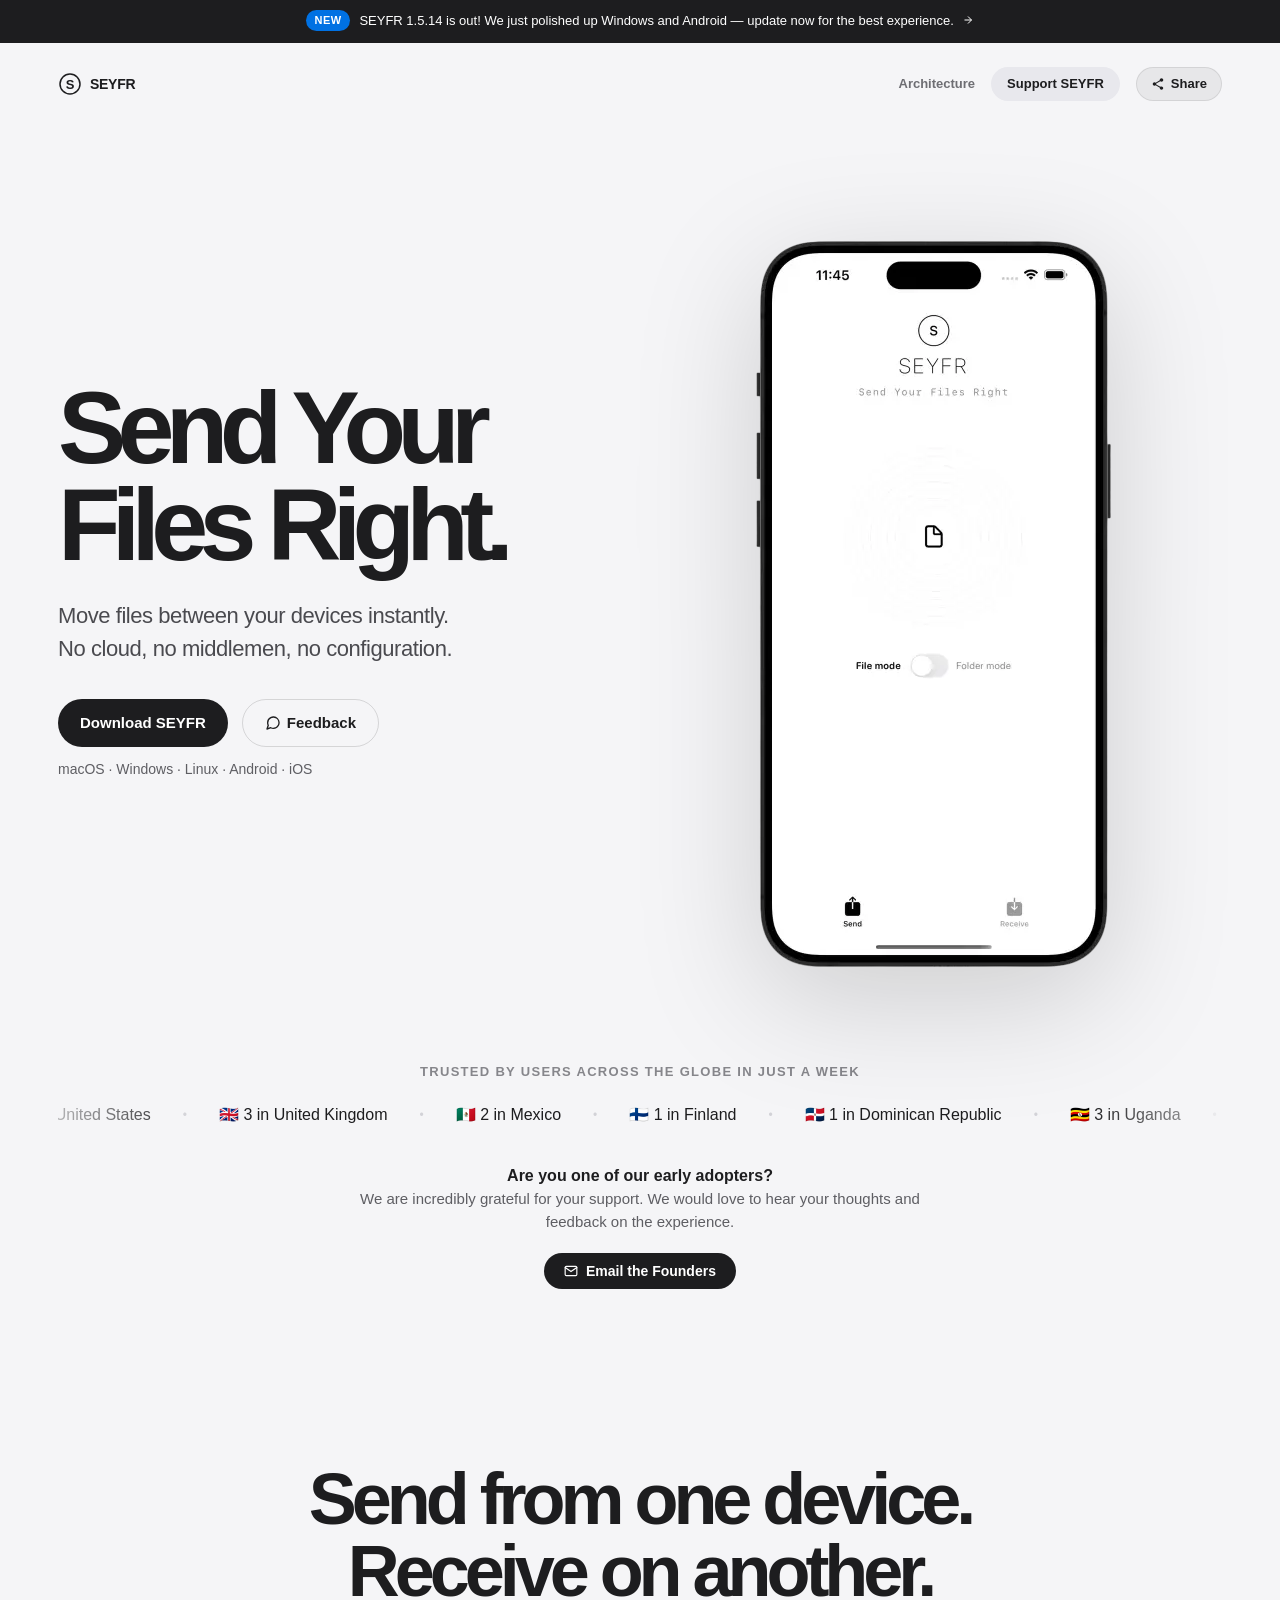
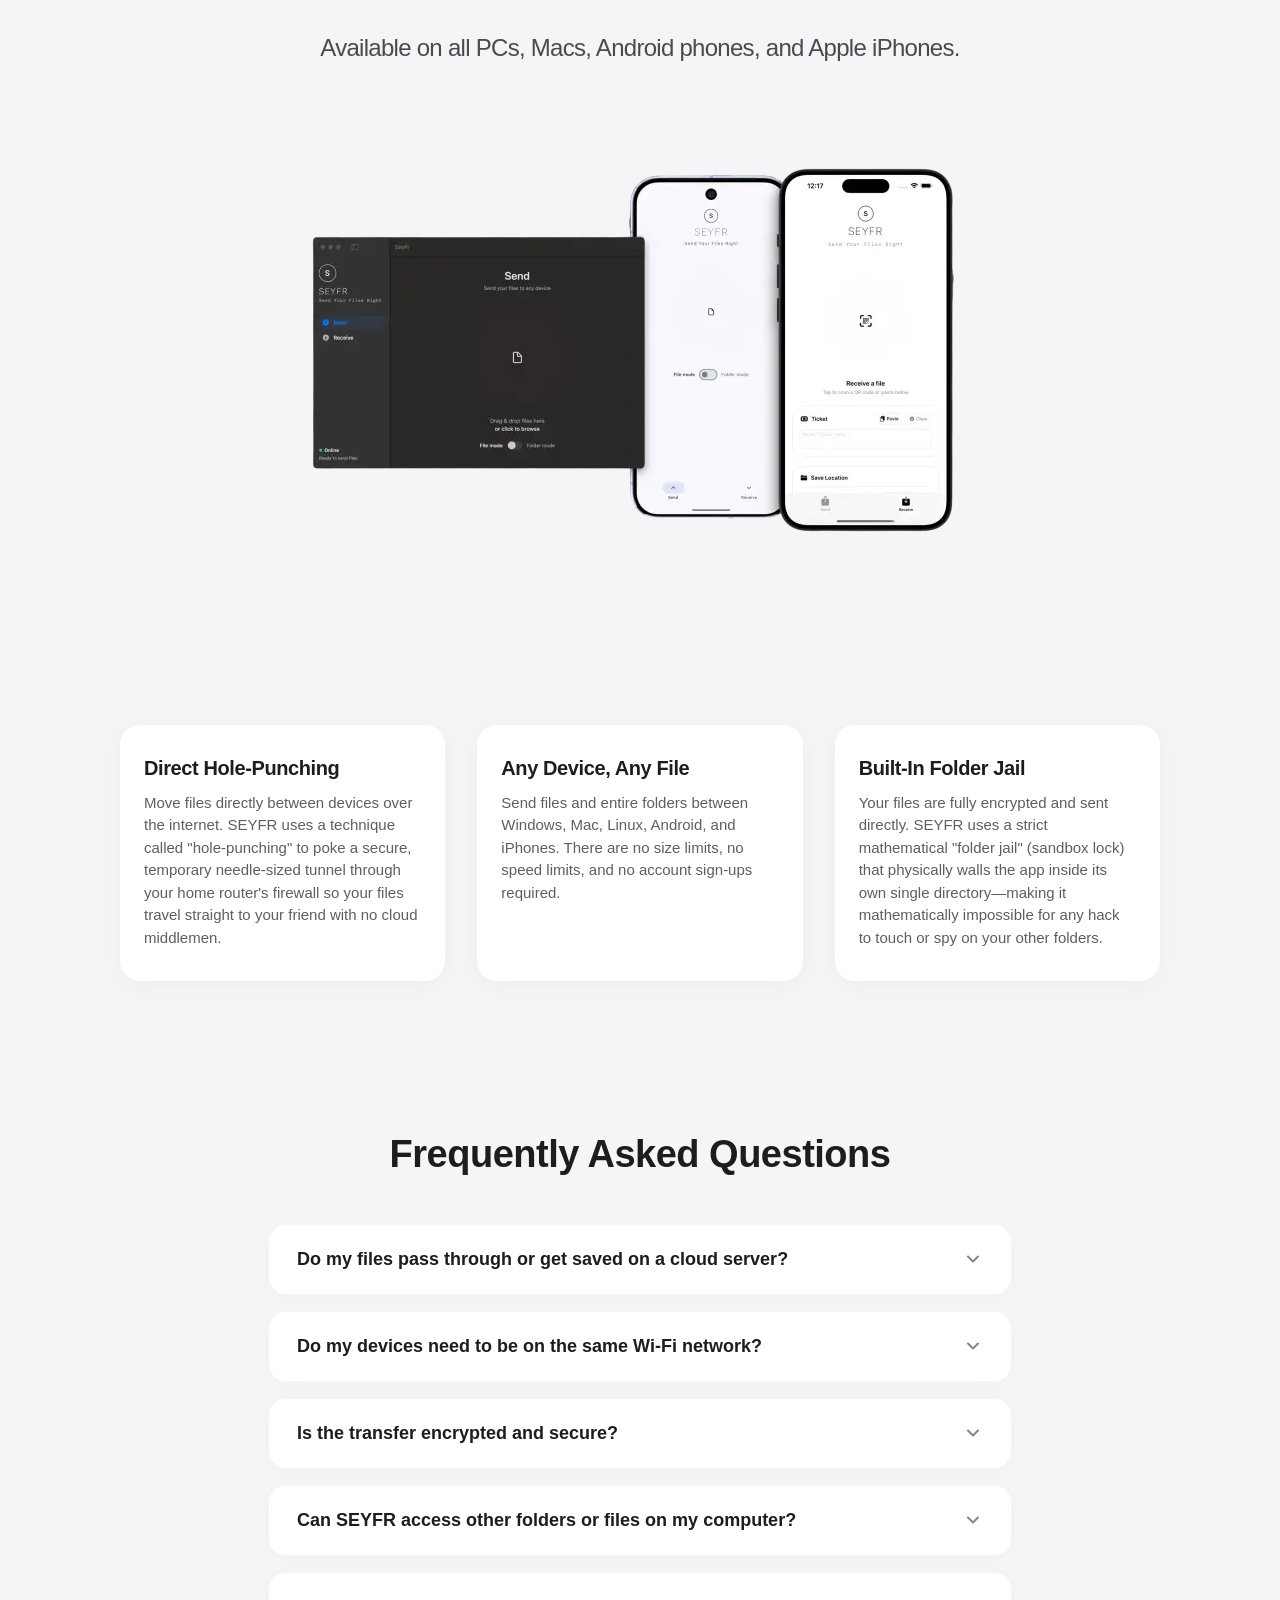
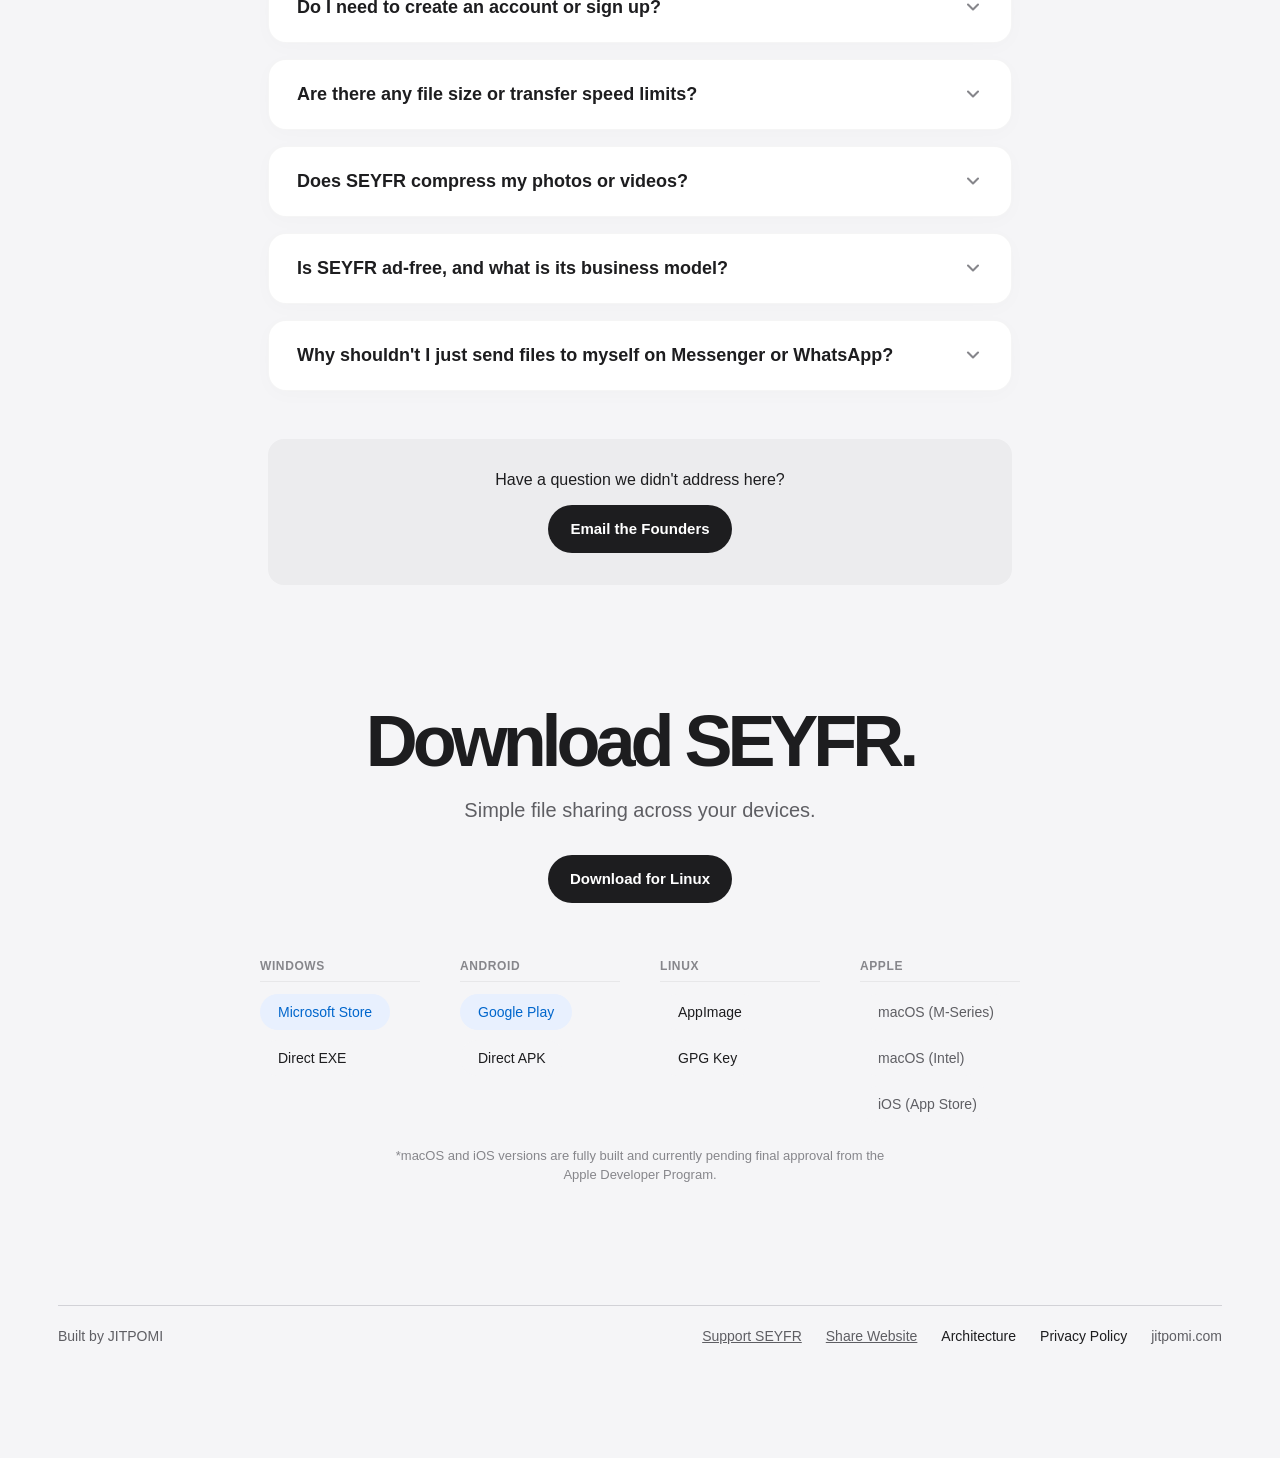
<file: website/index.html>
<!DOCTYPE html>
<html lang="en">
<head>
  <meta charset="UTF-8" />
  <meta name="viewport" content="width=device-width, initial-scale=1.0" />

  <title>Seyfr — Send Your Files Right | Secure Peer-to-Peer File Transfer</title>

  <meta name="description" content="Seyfr helps you transfer files between devices simply. Strictly peer-to-peer (P2P), fully encrypted, ad-free, and sandboxed with no cloud servers." />
  <link rel="canonical" href="https://seyfr.jitpomi.com/" />
  
  <!-- Preload Critical Images -->
  <link rel="preload" as="image" href="assets/seyfrmobile-1x.webp" imagesrcset="assets/seyfrmobile-1x.webp 1x, assets/seyfrmobile.webp 2x" media="(max-width: 560px)" fetchpriority="high" imagesizes="100vw" />
  <link rel="preload" as="image" href="assets/seyfr-1x.webp" imagesrcset="assets/seyfr-1x.webp 1x, assets/seyfr.webp 2x" media="(min-width: 561px)" fetchpriority="high" imagesizes="min(860px, 118vw)" />
  
  <!-- Open Graph / Social -->
  <meta property="og:type" content="website" />
  <meta property="og:title" content="Seyfr — Send Your Files Right | Secure P2P File Transfer" />
  <meta property="og:description" content="Seyfr helps you transfer files between devices simply. Strictly peer-to-peer (P2P), fully encrypted, ad-free, and sandboxed with no cloud servers." />
  <meta property="og:image" content="https://seyfr.jitpomi.com/assets/seyfr-ogs/og-image.webp" />
  <meta property="og:url" content="https://seyfr.jitpomi.com/" />
  
  <!-- Twitter -->
  <meta name="twitter:card" content="summary_large_image" />
  <meta name="twitter:title" content="Seyfr — Send Your Files Right | Secure P2P File Transfer" />
  <meta name="twitter:description" content="Seyfr helps you transfer files between devices simply. Strictly peer-to-peer (P2P), fully encrypted, ad-free, and sandboxed with no cloud servers." />
  <meta name="twitter:image" content="https://seyfr.jitpomi.com/assets/seyfr-ogs/twitter-image.webp" />

  <!-- Schema Markup -->
  <script type="application/ld+json">
  {
    "@context": "https://schema.org",
    "@type": "SoftwareApplication",
    "name": "Seyfr",
    "operatingSystem": "macOS, Windows, Linux, Android",
    "applicationCategory": "UtilitiesApplication",
    "image": "https://seyfr.jitpomi.com/assets/seyfr-ogs/og-image.webp",
    "aggregateRating": {
      "@type": "AggregateRating",
      "ratingValue": "4.9",
      "ratingCount": "87"
    },
    "offers": {
      "@type": "Offer",
      "price": "0",
      "priceCurrency": "USD"
    },
    "description": "Seyfr helps you move files between devices simply without extra friction.",
    "url": "https://seyfr.jitpomi.com/",
    "publisher": {
      "@type": "Organization",
      "name": "JITPOMI",
      "logo": "https://seyfr.jitpomi.com/assets/apple-touch-icon.png",
      "url": "https://jitpomi.com"
    }
  }
  </script>

  <script type="application/ld+json">
  {
    "@context": "https://schema.org",
    "@type": "FAQPage",
    "mainEntity": [
      {
        "@type": "Question",
        "name": "Do my files pass through or get saved on a cloud server?",
        "acceptedAnswer": {
          "@type": "Answer",
          "text": "No. SEYFR is strictly peer-to-peer (P2P). Your files travel directly from one device's storage to the other. There is no cloud server or intermediary database where your files can be leaked, scanned, or intercepted."
        }
      },
      {
        "@type": "Question",
        "name": "Do my devices need to be on the same Wi-Fi network?",
        "acceptedAnswer": {
          "@type": "Answer",
          "text": "No. SEYFR uses secure UDP hole-punching technology. This enables direct, encrypted P2P connections even across different networks (e.g., your home PC to a friend's phone on cellular data in another city), without requiring same-network connectivity or manual setup."
        }
      },
      {
        "@type": "Question",
        "name": "Is the transfer encrypted and secure?",
        "acceptedAnswer": {
          "@type": "Answer",
          "text": "Absolutely. SEYFR establishes a secure, end-to-end encrypted connection between the two devices using standard cryptographic protocols. Nobody in the middle (not even your internet service provider or network admin) can read, modify, or intercept your files."
        }
      },
      {
        "@type": "Question",
        "name": "Can SEYFR access other folders or files on my computer?",
        "acceptedAnswer": {
          "@type": "Answer",
          "text": "No. SEYFR features a strict, mathematically locked Folder Sandbox (\"Jail\"). The application is physically walled inside its own designated directory and is technically incapable of scanning, reading, or modifying any other files or folders on your machine."
        }
      },
      {
        "@type": "Question",
        "name": "Do I need to create an account or sign up?",
        "acceptedAnswer": {
          "@type": "Answer",
          "text": "No. SEYFR is built on privacy-first principles. There are no account creations, no email signups, and no passwords to remember. Simply open SEYFR and start sharing files instantly."
        }
      },
      {
        "@type": "Question",
        "name": "Are there any file size or transfer speed limits?",
        "acceptedAnswer": {
          "@type": "Answer",
          "text": "None at all. Since SEYFR is a direct P2P streaming protocol, there are no artificial file size caps (you can send a 100MB PDF or a 100GB video archive). The transfer speed is only limited by your own network bandwidth and hardware capabilities."
        }
      },
      {
        "@type": "Question",
        "name": "Does SEYFR compress my photos or videos?",
        "acceptedAnswer": {
          "@type": "Answer",
          "text": "Never. SEYFR sends all files and folders bit-for-bit in their original, uncompressed, high-fidelity state. Your photos, videos, and archives arrive exactly as they left, with zero quality degradation."
        }
      },
      {
        "@type": "Question",
        "name": "Is SEYFR ad-free, and what is its business model?",
        "acceptedAnswer": {
          "@type": "Answer",
          "text": "SEYFR is ad-free freeware. There are no premium speed limits, no paywalls, and no annoying popups. We plan to keep the core file sharing utility completely free forever, while introducing advanced optional enterprise features down the road."
        }
      },
      {
        "@type": "Question",
        "name": "Why shouldn't I just send files to myself on Messenger or WhatsApp?",
        "acceptedAnswer": {
          "@type": "Answer",
          "text": "Messaging apps route all your files through their central servers. Not only does this heavily compress media and impose strict file size limits, but it also leaves copies of your sensitive data (IDs, passwords, private photos) vulnerable to account hacks, data breaches, and corporate metadata scanning. SEYFR keeps your files strictly between your own devices."
        }
      }
    ]
  }
  </script>

  <meta name="theme-color" content="#f5f5f7" />
  <link rel="apple-touch-icon" href="assets/apple-touch-icon.png" />

  <!-- Favicon & Icons -->
  <link rel="icon" href="data:image/svg+xml,<svg xmlns='http://www.w3.org/2000/svg' viewBox='0 0 24 24'><circle cx='12' cy='12' r='11' fill='white' stroke='%231d1d1f' stroke-width='2'/><text x='12' y='16.5' font-family='-apple-system, sans-serif' font-size='14' font-weight='600' fill='%231d1d1f' text-anchor='middle'>S</text></svg>" />

  <!-- Google Tag Manager - Deferred for performance -->
  <script>
    function loadGTM() {
      (function(w,d,s,l,i){w[l]=w[l]||[];w[l].push({'gtm.start':
      new Date().getTime(),event:'gtm.js'});var f=d.getElementsByTagName(s)[0],
      j=d.createElement(s),dl=l!='dataLayer'?'&l='+l:'';j.async=true;j.src=
      'https://www.googletagmanager.com/gtm.js?id='+i+dl;f.parentNode.insertBefore(j,f);
      })(window,document,'script','dataLayer','GTM-52V2WW7C');
    }

    if (window.requestIdleCallback) {
      requestIdleCallback(loadGTM);
    } else {
      setTimeout(loadGTM, 1000);
    }
  </script>

  <style>
    * {
      box-sizing: border-box;
    }

    html, body {
      overflow-x: hidden;
    }

    body {
      margin: 0;
      font-family:
        -apple-system,
        BlinkMacSystemFont,
        "SF Pro Display",
        "Segoe UI",
        sans-serif;

      background: #f5f5f7;
      color: #1d1d1f;
      -webkit-font-smoothing: antialiased;
    }

    a {
      color: inherit;
      text-decoration: none;
    }

    .wrap {
      max-width: 1220px;
      margin: 0 auto;
      padding: 24px 28px 80px;
    }

    nav {
      display: flex;
      justify-content: space-between;
      align-items: center;

      color: #5e5e63;
      font-size: 14px;
    }

    .brand {
      font-weight: 600;
      color: #1d1d1f;
      letter-spacing: -0.02em;
    }

    .hero {
      min-height: 88vh;

      display: grid;
      grid-template-columns: 0.8fr 1.2fr;
      align-items: center;
      gap: 40px;

      padding: 80px 0 40px;
    }

    .eyebrow {
      font-size: 16px;
      color: #5e5e63;
      margin-bottom: 18px;
    }

    h1 {
      margin: 0;

      max-width: 520px;

      font-size: clamp(64px, 8vw, 108px);
      line-height: 0.94;
      letter-spacing: -0.085em;
      font-weight: 600;
    }

    .sub {
      margin-top: 26px;

      max-width: 420px;

      font-size: 22px;
      line-height: 1.5;
      letter-spacing: -0.02em;

      color: #4a4a4f;
    }

    .actions {
      margin-top: 34px;

      display: flex;
      flex-direction: column;
      align-items: flex-start;
      gap: 14px;
    }

    .button {
      display: inline-flex;
      align-items: center;
      justify-content: center;

      height: 48px;
      padding: 0 22px;

      border-radius: 999px;

      background: #1d1d1f;
      color: white;

      font-size: 15px;
      font-weight: 600;

      transition: opacity 0.2s ease;
    }

    .button:hover {
      opacity: 0.88;
    }

    .platforms {
      color: #5e5e63;
      font-size: 14px;
    }

    .visual {
      position: relative;

      display: flex;
      align-items: center;
      justify-content: center;

      width: 100%;
      aspect-ratio: 820 / 1592; /* Mobile-first default aspect-ratio on wrapper to prevent flex-child height collapse */
    }

    @media (min-width: 561px) {
      .visual {
        aspect-ratio: 1536 / 1024; /* Desktop landscape override */
        width: min(860px, 118%);
      }
    }

    .visual img {
      width: 100%;
      height: 100%;
      object-fit: contain;
      max-width: none;

      display: block;

      filter:
        drop-shadow(0 32px 60px rgba(0,0,0,0.16));
    }

    .section {
      padding: 110px 0;
    }

    .line {
      max-width: 760px;
      margin: 0 auto;
      text-align: center;
      font-size: clamp(38px, 6vw, 72px);
      line-height: 1;
      letter-spacing: -0.07em;
      font-weight: 600;
    }

    .shot {
      margin-top: 56px;
      display: flex;
      justify-content: center;
    }

    .shot img {
      aspect-ratio: 1316 / 826;
      width: 100%;
      max-width: 800px;
      height: auto;
      display: block;
    }

    .download {
      margin: 40px auto 0;

      max-width: 760px;

      text-align: center;
    }

    .download h2 {
      margin: 0;

      font-size: clamp(40px, 6vw, 72px);
      line-height: 1;
      letter-spacing: -0.07em;
      font-weight: 600;
    }

    .download p {
      margin: 18px auto 30px;

      max-width: 480px;

      color: #5e5e63;

      font-size: 20px;
      line-height: 1.5;
    }

    .features {
      margin: 80px auto 40px;
      max-width: 1040px;
      display: grid;
      grid-template-columns: repeat(3, 1fr);
      gap: 32px;
    }

    .feature-card {
      background: white;
      padding: 32px 24px;
      border-radius: 20px;
      box-shadow: 0 4px 24px rgba(0,0,0,0.04);
    }

    .feature-card h2 {
      margin: 0 0 12px;
      font-size: 20px;
      font-weight: 600;
      letter-spacing: -0.02em;
    }

    .feature-card p {
      margin: 0;
      color: #5e5e63;
      font-size: 15px;
      line-height: 1.5;
    }

    footer {
      margin-top: 120px;
      padding-top: 22px;

      border-top: 1px solid #d2d2d7;

      display: flex;
      justify-content: space-between;

      color: #5e5e63;
      font-size: 14px;
    }

    .footer-links {
      display: flex;
      gap: 24px;
      align-items: center;
    }

    .download-options {
      display: flex;
      flex-wrap: wrap;
      gap: 10px;
      justify-content: center;
      margin-top: 16px;
    }

    .download-option {
      display: inline-flex;
      align-items: center;
      padding: 10px 18px;
      background: #f5f5f7;
      border-radius: 999px;
      color: #1d1d1f;
      font-size: 14px;
      font-weight: 500;
      text-decoration: none;
      white-space: nowrap;
      transition: all 0.2s ease;
    }

    .download-option:hover {
      background: #e8e8ed;
    }

    .download-option.primary-blue {
      background: #e8f0fe;
      color: #0066cc;
    }

    .download-option.primary-blue:hover {
      background: #d2e3fc;
    }

    .download-option.disabled {
      color: #5e5e63; /* Increased contrast from #76767b to pass WCAG AA (>= 4.5:1) */
      cursor: not-allowed;
    }

    .button.disabled {
      background: #e8e8ed;
      color: #5e5e63; /* WCAG AA compliant contrast ratio (> 5:1) on light background */
      cursor: not-allowed;
      pointer-events: none;
      opacity: 1 !important;
    }

    .download-group {
      display: inline-flex;
      align-items: center;
      gap: 4px;
      white-space: nowrap;
    }

    .gpg-key-btn {
      display: inline-flex;
      align-items: center;
      padding: 6px 12px;
      background: #e8f0fe;
      border-radius: 999px;
      color: #0066cc;
      font-size: 12px;
      font-weight: 500;
      text-decoration: none;
      transition: all 0.2s ease;
    }

    .gpg-key-btn:hover {
      background: #d2e3fc;
    }

    @media (max-width: 920px) {
      .hero {
        grid-template-columns: 1fr;
        min-height: auto;

        padding-top: 90px;
      }

      .visual {
        margin-top: 20px;
      }

      .visual img {
        width: 100%;
      }

      .sub {
        font-size: 20px;
      }
      
      .features {
        grid-template-columns: 1fr;
      }
    }

    @media (max-width: 768px) {
      body {
        overflow-x: hidden;
      }

      .wrap {
        padding: 20px 18px 64px;
      }

      nav {
        flex-direction: column;
        gap: 14px;
        align-items: center;
        text-align: center;
        padding-bottom: 10px;
      }

      nav div {
        width: 100%;
        justify-content: center;
        gap: 12px !important;
      }

      #nav-support-btn {
        padding: 0 12px !important;
        font-size: 12px !important;
        height: 32px !important;
      }

      #nav-share-btn {
        padding: 0 12px !important;
        font-size: 12px !important;
        height: 32px !important;
      }

      h1 {
        font-size: 56px;
      }

      footer {
        flex-direction: column;
        gap: 16px;
        align-items: center;
        text-align: center;
      }

      .footer-links {
        flex-direction: column;
        gap: 14px;
        align-items: center;
        text-align: center;
        width: 100%;
      }

      .download-options {
        flex-direction: column;
        align-items: center;
        width: 100%;
        gap: 12px;
      }

      .download-option {
        width: 100%;
        max-width: 280px;
        justify-content: center;
      }

      .download-group {
        width: 100%;
        max-width: 280px;
        justify-content: center;
      }

      .download-group .download-option {
        flex-grow: 1;
        max-width: none;
      }
    }

    /* Premium Share Button & Toast */
    .share-btn {
      display: inline-flex;
      align-items: center;
      gap: 6px;
      background: rgba(29, 29, 31, 0.06);
      color: #1d1d1f;
      border: 1px solid rgba(29, 29, 31, 0.1);
      border-radius: 999px;
      padding: 6px 14px;
      font-size: 13px;
      font-weight: 600;
      cursor: pointer;
      transition: all 0.2s ease;
      height: 34px;
    }
    .share-btn:hover {
      background: #1d1d1f;
      color: white;
      border-color: #1d1d1f;
    }
    .share-btn svg {
      width: 14px;
      height: 14px;
      fill: currentColor;
    }
    .footer-share {
      background: none;
      border: none;
      color: inherit;
      font: inherit;
      cursor: pointer;
      text-decoration: underline;
      padding: 0;
    }
    .footer-share:hover {
      color: #1d1d1f;
    }
    .toast {
      position: fixed;
      bottom: 32px;
      left: 50%;
      transform: translateX(-50%) translateY(100px);
      background: #1d1d1f;
      color: white;
      padding: 12px 24px;
      border-radius: 999px;
      font-size: 14px;
      font-weight: 600;
      box-shadow: 0 16px 32px rgba(0,0,0,0.24);
      z-index: 2000;
      opacity: 0;
      pointer-events: none;
      transition: transform 0.3s cubic-bezier(0.16, 1, 0.3, 1), opacity 0.3s ease;
    }
    .toast.show {
      transform: translateX(-50%) translateY(0);
      opacity: 1;
    }

    /* Premium Share Dropdown Menu */
    .share-menu {
      position: absolute;
      width: 220px;
      background: rgba(255, 255, 255, 0.85);
      backdrop-filter: blur(24px);
      -webkit-backdrop-filter: blur(24px);
      border: 1px solid rgba(0, 0, 0, 0.08);
      border-radius: 16px;
      box-shadow: 0 16px 48px rgba(0, 0, 0, 0.16);
      padding: 8px;
      z-index: 1000;
      opacity: 0;
      visibility: hidden; /* Prevent keyboard tab-focus and screen-reader access when hidden */
      transform: scale(0.95) translateY(-8px);
      pointer-events: none;
      transition: opacity 0.2s cubic-bezier(0.16, 1, 0.3, 1), transform 0.2s cubic-bezier(0.16, 1, 0.3, 1), visibility 0.2s;
      transform-origin: top right;
    }
    .share-menu.show {
      opacity: 1;
      visibility: visible;
      transform: scale(1) translateY(0);
      pointer-events: auto;
    }
    .share-menu-item {
      display: flex;
      align-items: center;
      gap: 12px;
      width: 100%;
      background: none;
      border: none;
      color: #1d1d1f;
      padding: 10px 14px;
      font-size: 14px;
      font-weight: 500;
      border-radius: 10px;
      cursor: pointer;
      text-align: left;
      transition: background 0.15s ease, color 0.15s ease;
    }
    .share-menu-item:hover {
      background: #1d1d1f;
      color: white;
    }
    .share-menu-item svg {
      width: 16px;
      height: 16px;
      fill: currentColor;
      flex-shrink: 0;
    }
    .share-menu-divider {
      height: 1px;
      background: rgba(0, 0, 0, 0.08);
      margin: 6px 0;
    }
 
    /* Premium High-End Support Modal */
    .modal-overlay {
      position: fixed;
      top: 0;
      left: 0;
      right: 0;
      bottom: 0;
      background: rgba(0, 0, 0, 0.35); /* Elegant, highly refined dark mask */
      backdrop-filter: blur(4px); /* Soft, professional glass effect (no muddy smudging) */
      -webkit-backdrop-filter: blur(4px);
      display: flex;
      align-items: center;
      justify-content: center;
      z-index: 1500;
      opacity: 0;
      visibility: hidden; /* Prevent keyboard tab-focus and screen-reader access when hidden */
      pointer-events: none;
      transition: opacity 0.25s cubic-bezier(0.4, 0, 0.2, 1), visibility 0.25s;
    }
    .modal-overlay.show {
      opacity: 1;
      visibility: visible;
      pointer-events: auto;
    }
    .modal-card {
      width: 90%;
      max-width: 520px;
      background: #ffffff; /* Solid premium white card for flawless readability and sharp contrast */
      border: 1px solid rgba(0, 0, 0, 0.08); /* Clean, high-end border style */
      border-radius: 24px;
      box-shadow: 
        0 1px 2px rgba(0, 0, 0, 0.05),
        0 4px 6px -1px rgba(0, 0, 0, 0.05),
        0 24px 48px -12px rgba(0, 0, 0, 0.12); /* Balanced, sophisticated shadow layers */
      padding: 32px;
      transform: scale(0.96) translateY(8px); /* Tactile entry transition */
      transition: transform 0.3s cubic-bezier(0.34, 1.56, 0.64, 1); /* Custom springy scale for a premium, snappy native feel */
      display: flex;
      flex-direction: column;
      max-height: 90vh;
      overflow-y: auto;
    }
    .modal-overlay.show .modal-card {
      transform: scale(1) translateY(0);
    }
    .modal-header {
      display: flex;
      justify-content: space-between;
      align-items: center;
      margin-bottom: 20px;
    }
    .modal-title {
      font-size: 22px;
      font-weight: 700;
      letter-spacing: -0.02em;
      margin: 0;
    }
    .modal-close {
      background: rgba(0, 0, 0, 0.05);
      border: none;
      width: 32px;
      height: 32px;
      border-radius: 50%;
      display: grid;
      place-items: center;
      cursor: pointer;
      color: #1d1d1f;
      font-size: 20px;
      font-weight: 400;
      transition: background 0.2s ease;
      padding: 0;
    }
    .modal-close:hover {
      background: rgba(0, 0, 0, 0.1);
    }
    
    /* Segmented Control / Tabs */
    .tab-bar {
      display: flex;
      background: rgba(0, 0, 0, 0.05);
      padding: 4px;
      border-radius: 12px;
      margin-bottom: 24px;
    }
    .tab-btn {
      flex: 1;
      border: none;
      background: none;
      padding: 8px 12px;
      font-size: 13px;
      font-weight: 600;
      border-radius: 8px;
      cursor: pointer;
      color: #6e6e73;
      transition: all 0.2s ease;
    }
    .tab-btn.active {
      background: white;
      color: #1d1d1f;
      box-shadow: 0 2px 8px rgba(0,0,0,0.08);
    }
    
    .tab-pane {
      display: none;
    }
    .tab-pane.active {
      display: block;
    }

    /* Sub Tabs (for Bank categories) */
    .sub-tab-bar {
      display: flex;
      background: rgba(0, 0, 0, 0.03);
      padding: 3px;
      border-radius: 10px;
      margin-bottom: 18px;
    }
    .sub-tab-btn {
      flex: 1;
      border: none;
      background: none;
      padding: 6px 10px;
      font-size: 11px;
      font-weight: 600;
      border-radius: 6px;
      cursor: pointer;
      color: #86868b;
      transition: all 0.15s ease;
      white-space: nowrap;
    }
    .sub-tab-btn.active {
      background: white;
      color: #1d1d1f;
      box-shadow: 0 1px 4px rgba(0,0,0,0.05);
    }

    .sub-tab-pane {
      display: none;
    }

    /* Bank Detail Row */
    .detail-row {
      display: flex;
      justify-content: space-between;
      align-items: center;
      padding: 10px 0;
      border-bottom: 1px solid rgba(0, 0, 0, 0.05);
    }
    .detail-row:last-child {
      border-bottom: none;
    }
    .detail-info {
      display: flex;
      flex-direction: column;
      gap: 2px;
      text-align: left;
    }
    .detail-label {
      font-size: 11px;
      color: #86868b;
      font-weight: 500;
    }
    .detail-value {
      font-size: 14px;
      font-weight: 600;
      color: #1d1d1f;
    }
    .detail-value code {
      font-family: Menlo, Monaco, Consolas, monospace;
      font-size: 13px;
      background: rgba(0, 0, 0, 0.04);
      padding: 2px 6px;
      border-radius: 4px;
    }
    .copy-icon-btn {
      background: none;
      border: none;
      cursor: pointer;
      color: #0066cc;
      padding: 6px;
      border-radius: 6px;
      transition: background 0.2s ease;
      display: flex;
      align-items: center;
      justify-content: center;
    }
    .copy-icon-btn:hover {
      background: rgba(0, 102, 204, 0.08);
    }
    .copy-icon-btn svg {
      width: 16px;
      height: 16px;
      fill: currentColor;
    }

    /* Info Alert Box */
    .alert-box {
      background: rgba(0, 102, 204, 0.06);
      border: 1px solid rgba(0, 102, 204, 0.15);
      border-radius: 12px;
      padding: 14px;
      margin-bottom: 16px;
      display: flex;
      flex-direction: column;
      gap: 6px;
      text-align: left;
    }
    .alert-header {
      display: flex;
      align-items: center;
      gap: 8px;
      color: #0066cc;
      font-size: 12px;
      font-weight: 700;
    }
    .alert-value {
      font-family: Menlo, Monaco, Consolas, monospace;
      font-size: 12px;
      font-weight: 700;
      color: #1d1d1f;
      background: rgba(0, 0, 0, 0.04);
      padding: 6px;
      border-radius: 6px;
      display: flex;
      justify-content: space-between;
      align-items: center;
    }
    .alert-text {
      font-size: 11px;
      color: #86868b;
      line-height: 1.4;
    }

    /* FAQ Section Accordion styling */
    .faq-section {
      padding: 80px 28px;
      max-width: 800px;
      margin: 0 auto;
    }
    .faq-title {
      text-align: center;
      font-size: 38px;
      font-weight: 700;
      letter-spacing: -0.5px;
      margin-bottom: 48px;
      color: #1d1d1f;
    }
    .faq-container {
      display: flex;
      flex-direction: column;
      gap: 16px;
    }
    .faq-item {
      background: #ffffff;
      border-radius: 18px;
      overflow: hidden;
      box-shadow: 0 4px 20px rgba(0, 0, 0, 0.02);
      border: 1px solid rgba(0, 0, 0, 0.04);
      transition: transform 0.2s ease, box-shadow 0.2s ease;
    }
    .faq-item:hover {
      transform: translateY(-2px);
      box-shadow: 0 8px 30px rgba(0, 0, 0, 0.04);
    }
    .faq-question {
      margin: 0;
      padding: 0;
      font-size: inherit;
      font-weight: inherit;
      line-height: inherit;
    }
    .faq-question-btn {
      width: 100%;
      background: none;
      border: none;
      padding: 24px 28px;
      text-align: left;
      font-size: 18px;
      font-weight: 600;
      color: #1d1d1f;
      cursor: pointer;
      display: flex;
      justify-content: space-between;
      align-items: center;
      gap: 16px;
      transition: background-color 0.2s ease;
    }
    .faq-question-btn:focus-visible {
      outline: 2px solid #0066cc;
      outline-offset: -2px;
    }
    .faq-question-btn .chevron {
      width: 20px;
      height: 20px;
      fill: none;
      stroke: #86868b;
      stroke-width: 2.5;
      stroke-linecap: round;
      stroke-linejoin: round;
      transition: transform 0.3s cubic-bezier(0.4, 0, 0.2, 1);
    }
    .faq-item.active .faq-question-btn {
      background-color: #fafafc;
    }
    .faq-item.active .chevron {
      transform: rotate(180deg);
      stroke: #0066cc;
    }
    .faq-answer-wrapper {
      max-height: 0;
      overflow: hidden;
      transition: max-height 0.3s cubic-bezier(0.4, 0, 0.2, 1);
    }
    .faq-answer {
      padding: 0 28px 24px 28px;
      font-size: 15px;
      line-height: 1.6;
      color: #515154;
      border-top: 1px solid rgba(0, 0, 0, 0.02);
    }
    .faq-concern {
      margin-bottom: 16px;
      padding: 14px 18px;
      background: #f5f5f7;
      border-left: 4px solid #0066cc;
      border-radius: 4px 8px 8px 4px;
      font-size: 14px;
      color: #1d1d1f;
      line-height: 1.5;
    }
    .faq-concern strong {
      display: block;
      margin-bottom: 6px;
      color: #0066cc;
      font-size: 11px;
      text-transform: uppercase;
      letter-spacing: 0.8px;
      font-weight: 700;
    }
    .faq-concern .faq-forum-link {
      margin-top: 8px;
    }
    .faq-forum-link {
      color: #0066cc;
      font-weight: 600;
      text-decoration: none;
      display: inline-flex;
      align-items: center;
      gap: 4px;
      font-size: 13px;
      transition: color 0.15s ease;
    }
    .faq-forum-link:hover {
      text-decoration: underline;
      color: #004499;
    }
    .faq-forum-link svg {
      width: 12px;
      height: 12px;
      fill: currentColor;
    }

    @media (max-width: 768px) {
      .faq-section {
        padding: 48px 16px;
      }
      .faq-title {
        font-size: 28px;
        margin-bottom: 32px;
      }
      .faq-question-btn {
        padding: 18px 20px;
        font-size: 16px;
      }
      .faq-answer {
        padding: 0 20px 20px 20px;
        font-size: 14px;
      }
      .faq-concern {
        padding: 12px 14px;
        font-size: 13px;
      }
    }
    /* Global Reach Section */
    .global-reach {
      width: 100%;
      overflow: hidden;
      padding: 32px 0 64px 0;
      background: transparent;
      display: flex;
      flex-direction: column;
      align-items: center;
    }
    .global-reach-title {
      font-size: 13px;
      font-weight: 600;
      text-transform: uppercase;
      letter-spacing: 0.1em;
      color: #86868b;
      margin-bottom: 24px;
      text-align: center;
      padding: 0 24px;
      line-height: 1.5;
    }
    .marquee-container {
      width: 100vw;
      max-width: 100%;
      overflow: hidden;
      position: relative;
      /* Premium fade effect on edges */
      -webkit-mask-image: linear-gradient(to right, transparent, black 15%, black 85%, transparent);
      mask-image: linear-gradient(to right, transparent, black 15%, black 85%, transparent);
    }
    .marquee-content {
      display: inline-flex;
      white-space: nowrap;
      animation: scrollMarquee 35s linear infinite;
      align-items: center;
      padding: 0;
    }
    .marquee-content span {
      font-size: 16px;
      font-weight: 500;
      color: #1d1d1f;
      display: inline-flex;
      align-items: center;
    }
    .marquee-content .dot {
      color: #d2d2d7;
      margin: 0 32px;
      font-size: 12px;
    }
    .marquee-content:hover {
      animation-play-state: paused;
    }
    @keyframes scrollMarquee {
      from { transform: translateX(0); }
      to { transform: translateX(-50%); }
    }
    .appreciation-box {
      margin: 40px auto 0 auto;
      text-align: center;
      max-width: 560px;
      width: 90%;
    }
    .appreciation-box p {
      margin: 0 0 20px 0;
      color: #5e5e63;
      font-size: 15px;
      line-height: 1.5;
    }
    .appreciation-box strong {
      color: #1d1d1f;
      font-size: 16px;
    }
    .review-links {
      display: flex;
      gap: 12px;
      justify-content: center;
      flex-wrap: wrap;
    }
    .review-btn {
      display: inline-flex;
      align-items: center;
      padding: 10px 20px;
      background: #1d1d1f;
      border-radius: 999px;
      color: white;
      font-size: 14px;
      font-weight: 600;
      transition: all 0.2s ease;
      text-decoration: none;
    }
    .review-btn:hover {
      opacity: 0.88;
    }
    .faq-footer {
      margin-top: 48px;
      text-align: center;
      padding: 32px 24px;
      background: rgba(29, 29, 31, 0.04);
      border-radius: 16px;
    }
    .faq-footer p {
      margin: 0 0 16px 0;
      color: #1d1d1f;
      font-size: 16px;
      font-weight: 500;
    }
    .announcement-banner {
      background: #1d1d1f;
      color: white;
      text-align: center;
      padding: 10px 16px;
      font-size: 13px;
      font-weight: 500;
      position: relative;
      z-index: 100;
    }
    .announcement-banner a {
      color: white;
      text-decoration: none;
      display: inline-block;
      line-height: 1.5;
    }
    .announcement-banner a:hover {
      text-decoration: underline;
    }
    .announcement-banner .badge {
      display: inline-block;
      vertical-align: middle;
      background: #0071e3;
      color: white;
      padding: 2px 8px;
      border-radius: 999px;
      font-size: 11px;
      font-weight: 600;
      text-transform: uppercase;
      letter-spacing: 0.05em;
      margin-right: 6px;
      margin-bottom: 2px;
    }
    .announcement-banner svg {
      display: inline-block;
      vertical-align: middle;
      margin-left: 4px;
      margin-bottom: 2px;
    }
    .platform-groups {
      display: flex;
      flex-wrap: wrap;
      justify-content: center;
      gap: 40px;
      margin-top: 32px;
      text-align: left;
    }
    .platform-column {
      display: flex;
      flex-direction: column;
      gap: 12px;
      min-width: 160px;
    }
    .platform-column h4 {
      font-size: 12px;
      font-weight: 600;
      color: #86868b;
      text-transform: uppercase;
      letter-spacing: 0.05em;
      margin: 0;
      padding-bottom: 8px;
      border-bottom: 1px solid rgba(0,0,0,0.06);
    }
    .platform-links {
      display: flex;
      flex-direction: column;
      gap: 10px;
      align-items: flex-start;
    }
  </style>
</head>

<body>
  <!-- Google Tag Manager (noscript) -->
  <noscript><iframe src="https://www.googletagmanager.com/ns.html?id=GTM-52V2WW7C"
  height="0" width="0" style="display:none;visibility:hidden"></iframe></noscript>
  <!-- End Google Tag Manager (noscript) -->
  
  <div class="announcement-banner">
    <a href="#download">
      <span class="badge">New</span>
      SEYFR 1.5.14 is out! We just polished up Windows and Android — update now for the best experience.
      <svg width="12" height="12" viewBox="0 0 24 24" fill="none" stroke="currentColor" stroke-width="2"><path d="M5 12h14M12 5l7 7-7 7"/></svg>
    </a>
  </div>

  <div class="wrap">

    <nav>
      <a id="nav-logo-link" class="brand" href="/" style="display: flex; align-items: center; gap: 8px;">
        <svg aria-hidden="true" width="24" height="24" viewBox="0 0 24 24" fill="none" xmlns="http://www.w3.org/2000/svg">
          <circle cx="12" cy="12" r="10" stroke="#1d1d1f" stroke-width="1.5" />
          <text x="12" y="16.5" font-family="-apple-system, BlinkMacSystemFont, sans-serif" font-size="13" font-weight="600" fill="#1d1d1f" text-anchor="middle">S</text>
        </svg>
        SEYFR
      </a>

      <div style="display: flex; align-items: center; gap: 16px;">
        <a href="design.html" style="font-size: 13px; color: #6e6e73; text-decoration: none; font-weight: 600; transition: color 0.2s;" onmouseover="this.style.color='#1d1d1f'" onmouseout="this.style.color='#6e6e73'">Architecture</a>
        <button id="nav-support-btn" class="button" style="height: 34px; padding: 0 16px; font-size: 13px; background: #e8e8ed; color: #1d1d1f; border: none; cursor: pointer; font-weight: 600; border-radius: 999px;">Support SEYFR</button>
        <button id="nav-share-btn" class="share-btn" aria-label="Share website">
          <svg viewBox="0 0 24 24"><path d="M18 16.08c-.76 0-1.44.3-1.96.77L8.91 12.7c.05-.23.09-.46.09-.7s-.04-.47-.09-.7l7.05-4.11c.54.5 1.25.81 2.04.81 1.66 0 3-1.34 3-3s-1.34-3-3-3-3 1.34-3 3c0 .24.04.47.09.7L8.04 9.81C7.5 9.31 6.79 9 6 9c-1.66 0-3 1.34-3 3s1.34 3 3 3c.79 0 1.5-.31 2.04-.81l7.12 4.16c-.05.21-.08.43-.08.65 0 1.61 1.31 2.92 2.92 2.92s2.92-1.31 2.92-2.92c0-1.61-1.31-2.92-2.92-2.92z"/></svg>
          <span>Share</span>
        </button>
      </div>
    </nav>

    <main>

      <section class="hero">

        <div>

          <h1>
            Send Your Files Right.
          </h1>

          <div class="sub">
            Move files between your devices instantly. No cloud, no middlemen, no configuration.
          </div>

          <div class="actions">
            <div style="display: flex; gap: 14px; align-items: center; flex-wrap: wrap;">
              <a id="hero-download-btn" class="button" href="#download">
                Download SEYFR
              </a>
              <a href="mailto:dev@jitpomi.com?subject=SEYFR%20Feedback" class="button" style="background: transparent; color: #1d1d1f; border: 1px solid rgba(29, 29, 31, 0.15);">
                <svg width="16" height="16" viewBox="0 0 24 24" fill="none" stroke="currentColor" stroke-width="2" stroke-linecap="round" stroke-linejoin="round" style="margin-right: 6px;"><path d="M21 11.5a8.38 8.38 0 0 1-.9 3.8 8.5 8.5 0 0 1-7.6 4.7 8.38 8.38 0 0 1-3.8-.9L3 21l1.9-5.7a8.38 8.38 0 0 1-.9-3.8 8.5 8.5 0 0 1 4.7-7.6 8.38 8.38 0 0 1 3.8-.9h.5a8.48 8.48 0 0 1 8 8v.5z"></path></svg>
                Feedback
              </a>
            </div>

            <div class="platforms">
              macOS · Windows · Linux · Android · iOS
            </div>

          </div>

        </div>

        <div class="visual">
          <picture>
            <source media="(min-width: 561px)" srcset="assets/seyfr-1x.webp 1x, assets/seyfr.webp 2x" width="1536" height="1024">
            <img src="assets/seyfrmobile-1x.webp" srcset="assets/seyfrmobile-1x.webp 1x, assets/seyfrmobile.webp 2x" alt="Seyfr running on desktop and mobile devices" fetchpriority="high" width="820" height="1592" />
          </picture>
        </div>

      </section>

      <!-- Global Reach Section -->
      <section class="global-reach">
        <div class="global-reach-inner">
          <p class="global-reach-title">Trusted by users across the globe in just a week</p>
          <div class="marquee-container">
            <div class="marquee-content">
              <span>🇺🇸 7 in United States</span><span class="dot">•</span>
              <span>🇬🇧 3 in United Kingdom</span><span class="dot">•</span>
              <span>🇲🇽 2 in Mexico</span><span class="dot">•</span>
              <span>🇫🇮 1 in Finland</span><span class="dot">•</span>
              <span>🇩🇴 1 in Dominican Republic</span><span class="dot">•</span>
              <span>🇺🇬 3 in Uganda</span><span class="dot">•</span>
              <span>🇩🇪 1 in Germany</span><span class="dot">•</span>
              <span>🇵🇱 1 in Poland</span><span class="dot">•</span>
              
              <!-- Duplicate for seamless scrolling -->
              <span>🇺🇸 7 in United States</span><span class="dot">•</span>
              <span>🇬🇧 3 in United Kingdom</span><span class="dot">•</span>
              <span>🇲🇽 2 in Mexico</span><span class="dot">•</span>
              <span>🇫🇮 1 in Finland</span><span class="dot">•</span>
              <span>🇩🇴 1 in Dominican Republic</span><span class="dot">•</span>
              <span>🇺🇬 3 in Uganda</span><span class="dot">•</span>
              <span>🇩🇪 1 in Germany</span><span class="dot">•</span>
              <span>🇵🇱 1 in Poland</span><span class="dot">•</span>
            </div>
          </div>
          
          <div class="appreciation-box">
            <p><strong>Are you one of our early adopters?</strong><br>We are incredibly grateful for your support. We would love to hear your thoughts and feedback on the experience.</p>
            <div class="review-links">
              <a href="mailto:dev@jitpomi.com?subject=SEYFR%20Early%20Adopter%20Feedback" class="review-btn">
                <svg width="14" height="14" viewBox="0 0 24 24" fill="none" stroke="currentColor" stroke-width="2" stroke-linecap="round" stroke-linejoin="round" style="margin-right: 8px;"><path d="M4 4h16c1.1 0 2 .9 2 2v12c0 1.1-.9 2-2 2H4c-1.1 0-2-.9-2-2V6c0-1.1.9-2 2-2z"></path><polyline points="22,6 12,13 2,6"></polyline></svg>
                Email the Founders
              </a>
            </div>
          </div>
        </div>
      </section>
      <section class="section" aria-labelledby="how-it-works-heading">
        <h2 id="how-it-works-heading" class="line">
          Send from one device. Receive on another.
        </h2>
        
        <div style="max-width: 720px; margin: 24px auto 0; text-align: center; color: #4a4a4f; font-size: 24px; line-height: 1.45; letter-spacing: -0.03em;">
          Available on all PCs, Macs, Android phones, and Apple iPhones.
        </div>

        <div class="shot">
          <picture>
            <img src="assets/seyfrimg-1x.webp" srcset="assets/seyfrimg-1x.webp 1x, assets/seyfrimg.webp 2x" alt="Seyfr seamlessly working across devices" loading="lazy" width="1316" height="826" />
          </picture>
        </div>
      </section>

      <section class="features" aria-label="Product Features">
        <div class="feature-card">
          <h2>Direct Hole-Punching</h2>
          <p>Move files directly between devices over the internet. SEYFR uses a technique called "hole-punching" to poke a secure, temporary needle-sized tunnel through your home router's firewall so your files travel straight to your friend with no cloud middlemen.</p>
        </div>
        <div class="feature-card">
          <h2>Any Device, Any File</h2>
          <p>Send files and entire folders between Windows, Mac, Linux, Android, and iPhones. There are no size limits, no speed limits, and no account sign-ups required.</p>
        </div>
        <div class="feature-card">
          <h2>Built-In Folder Jail</h2>
          <p>Your files are fully encrypted and sent directly. SEYFR uses a strict mathematical "folder jail" (sandbox lock) that physically walls the app inside its own single directory—making it mathematically impossible for any hack to touch or spy on your other folders.</p>
        </div>
      </section>

      <section class="faq-section" id="faq" aria-labelledby="faq-title">
        <h2 id="faq-title" class="faq-title">Frequently Asked Questions</h2>
        <div class="faq-container">
          <!-- Accordion Item 1 -->
          <div class="faq-item">
            <h3 class="faq-question">
              <button class="faq-question-btn" aria-expanded="false" aria-controls="faq-answer-1" id="faq-btn-1">
                <span>Do my files pass through or get saved on a cloud server?</span>
                <svg class="chevron" viewBox="0 0 24 24"><polyline points="6 9 12 15 18 9"></polyline></svg>
              </button>
            </h3>
            <div class="faq-answer-wrapper" id="faq-answer-1" role="region" aria-labelledby="faq-btn-1">
              <div class="faq-answer">
                <div class="faq-concern">
                  <strong>The Concern on Forums:</strong>
                  "How do I know a file transfer app isn't storing or scanning my files in transit? Even services claiming zero-knowledge often hold the encryption keys or track user metadata."
                  <a class="faq-forum-link" href="https://news.ycombinator.com/item?id=11702867" target="_blank" rel="noopener noreferrer">
                    See discussions on Hacker News
                    <svg viewBox="0 0 24 24"><path d="M19 19H5V5h7V3H5c-1.11 0-2 .9-2 2v14c0 1.1.89 2 2 2h14c1.1 0 2-.9 2-2v-7h-2v7zM14 3v2h3.59l-9.83 9.83 1.41 1.41 9.83-9.83V9h2V3h-6z"/></svg>
                  </a>
                </div>
                SEYFR is strictly peer-to-peer (P2P). Your files travel directly from one device's storage to the other. There is no cloud server or intermediary database where your files can be leaked, scanned, or intercepted.
              </div>
            </div>
          </div>
          
          <!-- Accordion Item 2 -->
          <div class="faq-item">
            <h3 class="faq-question">
              <button class="faq-question-btn" aria-expanded="false" aria-controls="faq-answer-2" id="faq-btn-2">
                <span>Do my devices need to be on the same Wi-Fi network?</span>
                <svg class="chevron" viewBox="0 0 24 24"><polyline points="6 9 12 15 18 9"></polyline></svg>
              </button>
            </h3>
            <div class="faq-answer-wrapper" id="faq-answer-2" role="region" aria-labelledby="faq-btn-2">
              <div class="faq-answer">
                <div class="faq-concern">
                  <strong>The Concern on Forums:</strong>
                  "Local sharing tools like LocalSend or Snapdrop are great, but strictly limit sharing to devices on the same router. It's frustrating if I need to share a file across the city."
                  <a class="faq-forum-link" href="https://www.reddit.com/r/selfhosted/comments/1d917j8/the_most_under_rated_project_localsend/" target="_blank" rel="noopener noreferrer">
                    See discussions on r/selfhosted
                    <svg viewBox="0 0 24 24"><path d="M19 19H5V5h7V3H5c-1.11 0-2 .9-2 2v14c0 1.1.89 2 2 2h14c1.1 0 2-.9 2-2v-7h-2v7zM14 3v2h3.59l-9.83 9.83 1.41 1.41 9.83-9.83V9h2V3h-6z"/></svg>
                  </a>
                </div>
                No. SEYFR uses secure <strong>UDP hole-punching</strong> technology. This enables direct, encrypted P2P connections <strong>even across different networks</strong> (e.g., your home PC to a friend's phone on cellular data in another city), without requiring same-network connectivity or manual setup.
              </div>
            </div>
          </div>
 
          <!-- Accordion Item 3 -->
          <div class="faq-item">
            <h3 class="faq-question">
              <button class="faq-question-btn" aria-expanded="false" aria-controls="faq-answer-3" id="faq-btn-3">
                <span>Is the transfer encrypted and secure?</span>
                <svg class="chevron" viewBox="0 0 24 24"><polyline points="6 9 12 15 18 9"></polyline></svg>
              </button>
            </h3>
            <div class="faq-answer-wrapper" id="faq-answer-3" role="region" aria-labelledby="faq-btn-3">
              <div class="faq-answer">
                <div class="faq-concern">
                  <strong>The Concern on Forums:</strong>
                  "How secure is direct P2P data transmission? Can my ISP, network administrators, or attackers sniffing public Wi-Fi intercept the file contents?"
                  <a class="faq-forum-link" href="https://www.reddit.com/r/privacy/comments/1e3l5em/googles_gemini_ai_caught_scanning_google_drive/" target="_blank" rel="noopener noreferrer">
                    See discussions on r/privacy
                    <svg viewBox="0 0 24 24"><path d="M19 19H5V5h7V3H5c-1.11 0-2 .9-2 2v14c0 1.1.89 2 2 2h14c1.1 0 2-.9 2-2v-7h-2v7zM14 3v2h3.59l-9.83 9.83 1.41 1.41 9.83-9.83V9h2V3h-6z"/></svg>
                  </a>
                </div>
                Absolutely. SEYFR establishes a secure, end-to-end encrypted connection between the two devices using standard cryptographic protocols. Nobody in the middle (not even your internet service provider or network admin) can read, modify, or intercept your files.
              </div>
            </div>
          </div>
 
          <!-- Accordion Item 4 -->
          <div class="faq-item">
            <h3 class="faq-question">
              <button class="faq-question-btn" aria-expanded="false" aria-controls="faq-answer-4" id="faq-btn-4">
                <span>Can SEYFR access other folders or files on my computer?</span>
                <svg class="chevron" viewBox="0 0 24 24"><polyline points="6 9 12 15 18 9"></polyline></svg>
              </button>
            </h3>
            <div class="faq-answer-wrapper" id="faq-answer-4" role="region" aria-labelledby="faq-btn-4">
              <div class="faq-answer">
                <div class="faq-concern">
                  <strong>The Concern on Forums:</strong>
                  "How can I trust an installed native utility not to act as spyware? I don't want a file-sharing app scanning my entire drive or accessing personal folders in the background."
                  <a class="faq-forum-link" href="https://www.reddit.com/r/privacy/comments/bisfcb/android_has_extensive_permission_system_separated/" target="_blank" rel="noopener noreferrer">
                    See discussions on r/privacy
                    <svg viewBox="0 0 24 24"><path d="M19 19H5V5h7V3H5c-1.11 0-2 .9-2 2v14c0 1.1.89 2 2 2h14c1.1 0 2-.9 2-2v-7h-2v7zM14 3v2h3.59l-9.83 9.83 1.41 1.41 9.83-9.83V9h2V3h-6z"/></svg>
                  </a>
                </div>
                No. SEYFR features a strict, mathematically locked <strong>Folder Sandbox ("Jail")</strong>. The application is physically walled inside its own designated directory and is technically incapable of scanning, reading, or modifying any other files or folders on your machine.
              </div>
            </div>
          </div>
 
          <!-- Accordion Item 5 -->
          <div class="faq-item">
            <h3 class="faq-question">
              <button class="faq-question-btn" aria-expanded="false" aria-controls="faq-answer-5" id="faq-btn-5">
                <span>Do I need to create an account or sign up?</span>
                <svg class="chevron" viewBox="0 0 24 24"><polyline points="6 9 12 15 18 9"></polyline></svg>
              </button>
            </h3>
            <div class="faq-answer-wrapper" id="faq-answer-5" role="region" aria-labelledby="faq-btn-5">
              <div class="faq-answer">
                <div class="faq-concern">
                  <strong>The Concern on Forums:</strong>
                  "I hate having to create accounts and hand over my email address or phone number just to share a simple file. It inevitably leads to marketing profiles and spam."
                  <a class="faq-forum-link" href="https://www.reddit.com/r/privacy/comments/1g1vicd/finding_some_end_to_end_file_sharing_service/" target="_blank" rel="noopener noreferrer">
                    See discussions on r/privacy
                    <svg viewBox="0 0 24 24"><path d="M19 19H5V5h7V3H5c-1.11 0-2 .9-2 2v14c0 1.1.89 2 2 2h14c1.1 0 2-.9 2-2v-7h-2v7zM14 3v2h3.59l-9.83 9.83 1.41 1.41 9.83-9.83V9h2V3h-6z"/></svg>
                  </a>
                </div>
                No. SEYFR is built on privacy-first principles. There are no account creations, no email signups, and no passwords to remember. Simply open SEYFR and start sharing files instantly.
              </div>
            </div>
          </div>
 
          <!-- Accordion Item 6 -->
          <div class="faq-item">
            <h3 class="faq-question">
              <button class="faq-question-btn" aria-expanded="false" aria-controls="faq-answer-6" id="faq-btn-6">
                <span>Are there any file size or transfer speed limits?</span>
                <svg class="chevron" viewBox="0 0 24 24"><polyline points="6 9 12 15 18 9"></polyline></svg>
              </button>
            </h3>
            <div class="faq-answer-wrapper" id="faq-answer-6" role="region" aria-labelledby="faq-btn-6">
              <div class="faq-answer">
                <div class="faq-concern">
                  <strong>The Concern on Forums:</strong>
                  "Why do free file transfer services enforce tight constraints like a 2GB cap and throttle speeds to force users into buying expensive premium plans?"
                  <a class="faq-forum-link" href="https://www.reddit.com/r/privacy/comments/1haus4f/file_transfer_website_recommended_by_michael/" target="_blank" rel="noopener noreferrer">
                    See discussions on r/privacy
                    <svg viewBox="0 0 24 24"><path d="M19 19H5V5h7V3H5c-1.11 0-2 .9-2 2v14c0 1.1.89 2 2 2h14c1.1 0 2-.9 2-2v-7h-2v7zM14 3v2h3.59l-9.83 9.83 1.41 1.41 9.83-9.83V9h2V3h-6z"/></svg>
                  </a>
                </div>
                None at all. Since SEYFR is a direct P2P streaming protocol, there are no artificial file size caps (you can send a 100MB PDF or a 100GB video archive). The transfer speed is only limited by your own network bandwidth and hardware capabilities.
              </div>
            </div>
          </div>
 
          <!-- Accordion Item 7 -->
          <div class="faq-item">
            <h3 class="faq-question">
              <button class="faq-question-btn" aria-expanded="false" aria-controls="faq-answer-7" id="faq-btn-7">
                <span>Does SEYFR compress my photos or videos?</span>
                <svg class="chevron" viewBox="0 0 24 24"><polyline points="6 9 12 15 18 9"></polyline></svg>
              </button>
            </h3>
            <div class="faq-answer-wrapper" id="faq-answer-7" role="region" aria-labelledby="faq-btn-7">
              <div class="faq-answer">
                <div class="faq-concern">
                  <strong>The Concern on Forums:</strong>
                  "When sharing photos/videos via communication apps, they always compress the files heavily, destroying the raw quality. How can I transfer high-res assets in native state?"
                  <a class="faq-forum-link" href="https://www.reddit.com/r/privacy/comments/12tc88c/how_do_i_share_1_picture_of_1_carob_in_its/" target="_blank" rel="noopener noreferrer">
                    See discussions on r/privacy
                    <svg viewBox="0 0 24 24"><path d="M19 19H5V5h7V3H5c-1.11 0-2 .9-2 2v14c0 1.1.89 2 2 2h14c1.1 0 2-.9 2-2v-7h-2v7zM14 3v2h3.59l-9.83 9.83 1.41 1.41 9.83-9.83V9h2V3h-6z"/></svg>
                  </a>
                </div>
                Never. SEYFR sends all files and folders bit-for-bit in their original, uncompressed, high-fidelity state. Your photos, videos, and archives arrive exactly as they left, with zero quality degradation.
              </div>
            </div>
          </div>
 
          <!-- Accordion Item 8 -->
          <div class="faq-item">
            <h3 class="faq-question">
              <button class="faq-question-btn" aria-expanded="false" aria-controls="faq-answer-8" id="faq-btn-8">
                <span>Is SEYFR ad-free, and what is its business model?</span>
                <svg class="chevron" viewBox="0 0 24 24"><polyline points="6 9 12 15 18 9"></polyline></svg>
              </button>
            </h3>
            <div class="faq-answer-wrapper" id="faq-answer-8" role="region" aria-labelledby="faq-btn-8">
              <div class="faq-answer">
                <div class="faq-concern">
                  <strong>The Concern on Forums:</strong>
                  "Many free tools either spam you with intrusive ads, harvest and sell user telemetry, or get bought by large corporate entities that compromise the privacy features."
                  <a class="faq-forum-link" href="https://www.reddit.com/r/selfhosted/comments/1jf851p/whats_up_with_limewire_buying_all_popular_p2p/" target="_blank" rel="noopener noreferrer">
                    See discussions on r/selfhosted
                    <svg viewBox="0 0 24 24"><path d="M19 19H5V5h7V3H5c-1.11 0-2 .9-2 2v14c0 1.1.89 2 2 2h14c1.1 0 2-.9 2-2v-7h-2v7zM14 3v2h3.59l-9.83 9.83 1.41 1.41 9.83-9.83V9h2V3h-6z"/></svg>
                  </a>
                </div>
                SEYFR is <strong>ad-free freeware</strong>. There are no premium speed limits, no paywalls, and no annoying popups. We plan to keep the core file sharing utility completely free forever, while introducing advanced optional enterprise features down the road.
              </div>
            </div>
          </div>
 
          <!-- Accordion Item 9 -->
          <div class="faq-item">
            <h3 class="faq-question">
              <button class="faq-question-btn" aria-expanded="false" aria-controls="faq-answer-9" id="faq-btn-9">
                <span>Why shouldn't I just send files to myself on Messenger or WhatsApp?</span>
                <svg class="chevron" viewBox="0 0 24 24"><polyline points="6 9 12 15 18 9"></polyline></svg>
              </button>
            </h3>
            <div class="faq-answer-wrapper" id="faq-answer-9" role="region" aria-labelledby="faq-btn-9">
              <div class="faq-answer">
                <div class="faq-concern">
                  <strong>The Concern on Forums:</strong>
                  "So, I have been using Messenger to send text and images to myself and then grab them on the desktop version. This has been useful for years, but I never feel quite safe having important stuff there, like passwords or codes. Is there any way to have this function but in a more private app?"
                  <a class="faq-forum-link" href="https://www.reddit.com/r/privacy/comments/1isgjwr/how_can_i_transfer_text_and_files_from_my_phone/" target="_blank" rel="noopener noreferrer">
                    See discussions on r/privacy
                    <svg viewBox="0 0 24 24"><path d="M19 19H5V5h7V3H5c-1.11 0-2 .9-2 2v14c0 1.1.89 2 2 2h14c1.1 0 2-.9 2-2v-7h-2v7zM14 3v2h3.59l-9.83 9.83 1.41 1.41 9.83-9.83V9h2V3h-6z"/></svg>
                  </a>
                </div>
                Messaging apps route all your files through their central servers. Not only does this heavily compress media and impose strict file size limits, but it also leaves copies of your sensitive data (IDs, passwords, private photos) vulnerable to account hacks, data breaches, and corporate metadata scanning. SEYFR keeps your files strictly between your own devices.
              </div>
            </div>
          </div>
 
        </div>
        
        <div class="faq-footer">
          <p>Have a question we didn't address here?</p>
          <a href="mailto:dev@jitpomi.com?subject=SEYFR%20Question" class="button">Email the Founders</a>
        </div>
      </section>

      <section class="download" id="download" aria-labelledby="download-heading">

        <h2 id="download-heading">
          Download SEYFR.
        </h2>

        <p>
          Simple file sharing across your devices.
        </p>

        <a id="primary-download-btn" class="button" href="https://github.com/Jitpomi/seyfr-releases/releases" target="_blank" rel="noopener noreferrer" style="margin-bottom: 24px;">
          Download SEYFR
        </a>
        
        <div class="platform-groups">
          <div class="platform-column">
            <h4>Windows</h4>
            <div class="platform-links">
              <a id="download-windows" href="https://apps.microsoft.com/detail/9p18zr98zxn2?hl=en-US&gl=US" target="_blank" rel="noopener noreferrer" class="download-option primary-blue" title="Get SEYFR from the Microsoft Store">Microsoft Store</a>
              <a id="download-windows-direct" href="https://github.com/Jitpomi/seyfr-releases/releases/latest/download/seyfr-x64.exe" rel="noopener noreferrer" class="download-option" title="Download standalone Windows installer">Direct EXE</a>
            </div>
          </div>

          <div class="platform-column">
            <h4>Android</h4>
            <div class="platform-links">
              <a id="download-android-store" href="https://play.google.com/store/apps/details?id=com.jitpomi.seyfr&hl=en_US" target="_blank" rel="noopener noreferrer" class="download-option primary-blue" title="Get SEYFR from Google Play">Google Play</a>
              <a id="download-android" href="https://github.com/Jitpomi/seyfr-releases/releases/download/v0.1.23/app-release.apk" rel="noopener noreferrer" class="download-option" title="Download APK for Android">Direct APK</a>
            </div>
          </div>

          <div class="platform-column">
            <h4>Linux</h4>
            <div class="platform-links">
              <a id="download-linux" href="https://github.com/Jitpomi/seyfr-releases/releases/latest/download/Seyfr_amd64.AppImage" rel="noopener noreferrer" class="download-option">AppImage</a>
              <a href="/seyfr-public-key.asc" class="download-option" title="Download GPG Public Key to verify AppImage cryptographic integrity" target="_blank" rel="noopener noreferrer">GPG Key</a>
            </div>
          </div>
          
          <div class="platform-column">
            <h4>Apple</h4>
            <div class="platform-links">
              <span id="download-macos-m" aria-disabled="true" class="download-option disabled" title="Coming soon to macOS (Apple Silicon)">macOS (M-Series)</span>
              <span id="download-macos-intel" aria-disabled="true" class="download-option disabled" title="Coming soon to macOS (Intel)">macOS (Intel)</span>
              <span id="download-ios" aria-disabled="true" class="download-option disabled" title="Coming soon to the App Store">iOS (App Store)</span>
            </div>
          </div>
        </div>
        
        <div style="margin: 24px auto 0 auto; font-size: 13px; color: #86868b; text-align: center; max-width: 500px; line-height: 1.5;">
          *macOS and iOS versions are fully built and currently pending final approval from the Apple Developer Program.
        </div>

      </section>

    </main>

    <footer>

      <div>
        Built by JITPOMI
      </div>

      <div class="footer-links">
        <button id="footer-support-btn" class="footer-share">Support SEYFR</button>
        <button id="footer-share-btn" class="footer-share">Share Website</button>
        <a href="design.html" style="color: #1d1d1f; font-weight: 500;">Architecture</a>
        <a href="/privacy" style="color: #1d1d1f; font-weight: 500;">Privacy Policy</a>
        <a href="https://jitpomi.com">
          jitpomi.com
        </a>
      </div>

    </footer>

  </div>

  <!-- Share Toast -->
  <div id="share-toast" class="toast" role="status">Link copied to clipboard!</div>

  <!-- Share Menu Overlay -->
  <div id="share-menu" class="share-menu" role="menu" aria-hidden="true">
    <button class="share-menu-item" data-share="x" role="menuitem">
      <svg viewBox="0 0 24 24"><path d="M18.244 2.25h3.308l-7.227 8.26 8.502 11.24H16.17l-5.214-6.817L4.99 21.75H1.68l7.73-8.835L1.254 2.25H8.08l4.713 6.231zm-1.161 17.52h1.833L7.084 4.126H5.117z"/></svg>
      Share on X
    </button>
    <button class="share-menu-item" data-share="linkedin" role="menuitem">
      <svg viewBox="0 0 24 24"><path d="M19 3a2 2 0 0 1 2 2v14a2 2 0 0 1-2 2H5a2 2 0 0 1-2-2V5a2 2 0 0 1 2-2h14m-.5 15.5v-5.3a3.26 3.26 0 0 0-3.26-3.26c-.85 0-1.84.52-2.34 1.3v-1.11h-2.79v8.37h2.79v-4.93c0-.77.62-1.4 1.39-1.4a1.4 1.4 0 0 1 1.4 1.4v4.93h2.79M6.88 8.56a1.68 1.68 0 0 0 1.68-1.68c0-.93-.75-1.69-1.68-1.69a1.69 1.69 0 0 0-1.69 1.69c0 .93.76 1.68 1.69 1.68m1.39 9.94v-8.37H5.5v8.37h2.77z"/></svg>
      Share on LinkedIn
    </button>
    <button class="share-menu-item" data-share="facebook" role="menuitem">
      <svg viewBox="0 0 24 24"><path d="M24 12.073c0-6.627-5.373-12-12-12s-12 5.373-12 12c0 5.99 4.388 10.954 10.125 11.854v-8.385H7.078v-3.47h3.047V9.43c0-3.007 1.792-4.669 4.533-4.669 1.312 0 2.686.235 2.686.235v2.953H15.83c-1.491 0-1.956.925-1.956 1.874v2.25h3.328l-.532 3.47h-2.796v8.385C19.612 23.027 24 18.062 24 12.073z"/></svg>
      Share on Facebook
    </button>
    <div class="share-menu-divider"></div>
    <button class="share-menu-item" data-share="copy" role="menuitem">
      <svg viewBox="0 0 24 24"><path d="M16 1H4c-1.1 0-2 .9-2 2v14h2V3h12V1zm3 4H8c-1.1 0-2 .9-2 2v14c0 1.1.9 2 2 2h11c1.1 0 2-.9 2-2V7c0-1.1-.9-2-2-2zm0 16H8V7h11v14z"/></svg>
      Copy Link
    </button>
  </div>

  <!-- Support Modal Overlay -->
  <div id="support-modal" class="modal-overlay" aria-hidden="true">
    <div class="modal-card">
      <div class="modal-header">
        <h3 class="modal-title">Support JITPOMI</h3>
        <button id="modal-close-btn" class="modal-close" aria-label="Close modal">&times;</button>
      </div>
      
      <p style="font-size: 14px; color: #5e5e63; line-height: 1.5; margin: 0 0 20px;">
        Seyfr is created by JITPOMI LLC. Your support helps keep Seyfr AD-free, fast, and secure.
      </p>

      <div class="tab-bar">
        <button class="tab-btn active" data-tab="venmo-pane">Venmo QR</button>
        <button class="tab-btn" data-tab="bank-pane">Bank Transfer</button>
      </div>

      <!-- Venmo Tab Pane -->
      <div id="venmo-pane" class="tab-pane active" style="text-align: center;">
        <p style="font-size: 15px; font-weight: 600; margin: 0 0 16px;">Scan to Support via Venmo</p>
        
        <div style="background: white; padding: 16px; border-radius: 20px; display: inline-block; box-shadow: 0 8px 24px rgba(0,0,0,0.06); border: 1px solid rgba(0,0,0,0.05); margin-bottom: 16px;">
          <img src="assets/venmo_qr.png" alt="Venmo QR Code @jitpomi" style="width: 220px; height: 220px; display: block;" />
        </div>
        
        <div style="display: flex; align-items: center; justify-content: center; gap: 8px; margin-bottom: 24px;">
          <span style="font-size: 22px; font-weight: 700; color: #0066cc;">@jitpomi</span>
          <button class="copy-icon-btn" onclick="copySupportText('@jitpomi', 'Venmo handle')" title="Copy Venmo Handle">
            <svg viewBox="0 0 24 24"><path d="M16 1H4c-1.1 0-2 .9-2 2v14h2V3h12V1zm3 4H8c-1.1 0-2 .9-2 2v14c0 1.1.9 2 2 2h11c1.1 0 2-.9 2-2V7c0-1.1-.9-2-2-2zm0 16H8V7h11v14z"/></svg>
          </button>
        </div>

        <a class="button" href="https://venmo.com/u/jitpomi" target="_blank" style="width: 100%; border-radius: 99px; height: 48px; font-size: 15px;">
          Open Venmo Website
        </a>
      </div>

      <!-- Bank Transfer Tab Pane -->
      <div id="bank-pane" class="tab-pane">
        <div class="sub-tab-bar">
          <button class="sub-tab-btn active" data-subtab="domestic-bank">Domestic (USD)</button>
          <button class="sub-tab-btn" data-subtab="intl-usd-bank">Intl (USD)</button>
          <button class="sub-tab-btn" data-subtab="intl-fx-bank">Intl (Non-USD / FX)</button>
        </div>

        <!-- 1. Domestic -->
        <div id="domestic-bank" class="sub-tab-pane" style="display: block;">
          <div class="detail-row">
            <div class="detail-info">
              <span class="detail-label">Beneficiary Name</span>
              <span class="detail-value">JITPOMI LLC</span>
            </div>
            <button class="copy-icon-btn" onclick="copySupportText('JITPOMI LLC', 'Beneficiary Name')">
              <svg viewBox="0 0 24 24"><path d="M16 1H4c-1.1 0-2 .9-2 2v14h2V3h12V1zm3 4H8c-1.1 0-2 .9-2 2v14c0 1.1.9 2 2 2h11c1.1 0 2-.9 2-2V7c0-1.1-.9-2-2-2zm0 16H8V7h11v14z"/></svg>
            </button>
          </div>
          <div class="detail-row">
            <div class="detail-info">
              <span class="detail-label">Account Number</span>
              <span class="detail-value"><code>202617088912</code></span>
            </div>
            <button class="copy-icon-btn" onclick="copySupportText('202617088912', 'Account Number')">
              <svg viewBox="0 0 24 24"><path d="M16 1H4c-1.1 0-2 .9-2 2v14h2V3h12V1zm3 4H8c-1.1 0-2 .9-2 2v14c0 1.1.9 2 2 2h11c1.1 0 2-.9 2-2V7c0-1.1-.9-2-2-2zm0 16H8V7h11v14z"/></svg>
            </button>
          </div>
          <div class="detail-row">
            <div class="detail-info">
              <span class="detail-label">Routing Number (ABA / ACH)</span>
              <span class="detail-value"><code>091311229</code></span>
            </div>
            <button class="copy-icon-btn" onclick="copySupportText('091311229', 'Routing Number')">
              <svg viewBox="0 0 24 24"><path d="M16 1H4c-1.1 0-2 .9-2 2v14h2V3h12V1zm3 4H8c-1.1 0-2 .9-2 2v14c0 1.1.9 2 2 2h11c1.1 0 2-.9 2-2V7c0-1.1-.9-2-2-2zm0 16H8V7h11v14z"/></svg>
            </button>
          </div>
          <div class="detail-row">
            <div class="detail-info">
              <span class="detail-label">Bank Name</span>
              <span class="detail-value">Choice Financial Group (Mercury Partner)</span>
            </div>
            <button class="copy-icon-btn" onclick="copySupportText('Choice Financial Group (Mercury Partner)', 'Bank Name')">
              <svg viewBox="0 0 24 24"><path d="M16 1H4c-1.1 0-2 .9-2 2v14h2V3h12V1zm3 4H8c-1.1 0-2 .9-2 2v14c0 1.1.9 2 2 2h11c1.1 0 2-.9 2-2V7c0-1.1-.9-2-2-2zm0 16H8V7h11v14z"/></svg>
            </button>
          </div>
          <div class="detail-row">
            <div class="detail-info">
              <span class="detail-label">Bank Address</span>
              <span class="detail-value" style="font-size: 13px;">4501 23rd Avenue S, Fargo, ND 58104 US</span>
            </div>
            <button class="copy-icon-btn" onclick="copySupportText('4501 23rd Avenue S, Fargo, ND 58104 US', 'Bank Address')">
              <svg viewBox="0 0 24 24"><path d="M16 1H4c-1.1 0-2 .9-2 2v14h2V3h12V1zm3 4H8c-1.1 0-2 .9-2 2v14c0 1.1.9 2 2 2h11c1.1 0 2-.9 2-2V7c0-1.1-.9-2-2-2zm0 16H8V7h11v14z"/></svg>
            </button>
          </div>
          <div class="detail-row">
            <div class="detail-info">
              <span class="detail-label">Beneficiary Address</span>
              <span class="detail-value" style="font-size: 13px;">5003 59th Avenue Court West, Tacoma, WA 98467 US</span>
            </div>
            <button class="copy-icon-btn" onclick="copySupportText('5003 59th Avenue Court West, Tacoma, WA 98467 US', 'Beneficiary Address')">
              <svg viewBox="0 0 24 24"><path d="M16 1H4c-1.1 0-2 .9-2 2v14h2V3h12V1zm3 4H8c-1.1 0-2 .9-2 2v14c0 1.1.9 2 2 2h11c1.1 0 2-.9 2-2V7c0-1.1-.9-2-2-2zm0 16H8V7h11v14z"/></svg>
            </button>
          </div>
        </div>

        <!-- 2. Intl USD -->
        <div id="intl-usd-bank" class="sub-tab-pane" style="display: none;">
          <div class="detail-row">
            <div class="detail-info">
              <span class="detail-label">SWIFT / BIC Code</span>
              <span class="detail-value"><code>CHFGUS44021</code></span>
            </div>
            <button class="copy-icon-btn" onclick="copySupportText('CHFGUS44021', 'SWIFT Code')">
              <svg viewBox="0 0 24 24"><path d="M16 1H4c-1.1 0-2 .9-2 2v14h2V3h12V1zm3 4H8c-1.1 0-2 .9-2 2v14c0 1.1.9 2 2 2h11c1.1 0 2-.9 2-2V7c0-1.1-.9-2-2-2zm0 16H8V7h11v14z"/></svg>
            </button>
          </div>
          <div class="detail-row">
            <div class="detail-info">
              <span class="detail-label">ABA Routing Number</span>
              <span class="detail-value"><code>091311229</code></span>
            </div>
            <button class="copy-icon-btn" onclick="copySupportText('091311229', 'Routing Number')">
              <svg viewBox="0 0 24 24"><path d="M16 1H4c-1.1 0-2 .9-2 2v14h2V3h12V1zm3 4H8c-1.1 0-2 .9-2 2v14c0 1.1.9 2 2 2h11c1.1 0 2-.9 2-2V7c0-1.1-.9-2-2-2zm0 16H8V7h11v14z"/></svg>
            </button>
          </div>
          <div class="detail-row">
            <div class="detail-info">
              <span class="detail-label">IBAN / Account Number</span>
              <span class="detail-value"><code>202617088912</code></span>
            </div>
            <button class="copy-icon-btn" onclick="copySupportText('202617088912', 'Account Number')">
              <svg viewBox="0 0 24 24"><path d="M16 1H4c-1.1 0-2 .9-2 2v14h2V3h12V1zm3 4H8c-1.1 0-2 .9-2 2v14c0 1.1.9 2 2 2h11c1.1 0 2-.9 2-2V7c0-1.1-.9-2-2-2zm0 16H8V7h11v14z"/></svg>
            </button>
          </div>
          <div class="detail-row">
            <div class="detail-info">
              <span class="detail-label">Beneficiary Name</span>
              <span class="detail-value">JITPOMI LLC</span>
            </div>
            <button class="copy-icon-btn" onclick="copySupportText('JITPOMI LLC', 'Beneficiary Name')">
              <svg viewBox="0 0 24 24"><path d="M16 1H4c-1.1 0-2 .9-2 2v14h2V3h12V1zm3 4H8c-1.1 0-2 .9-2 2v14c0 1.1.9 2 2 2h11c1.1 0 2-.9 2-2V7c0-1.1-.9-2-2-2zm0 16H8V7h11v14z"/></svg>
            </button>
          </div>
          <div class="detail-row">
            <div class="detail-info">
              <span class="detail-label">Bank Name</span>
              <span class="detail-value">Choice Financial Group</span>
            </div>
            <button class="copy-icon-btn" onclick="copySupportText('Choice Financial Group', 'Bank Name')">
              <svg viewBox="0 0 24 24"><path d="M16 1H4c-1.1 0-2 .9-2 2v14h2V3h12V1zm3 4H8c-1.1 0-2 .9-2 2v14c0 1.1.9 2 2 2h11c1.1 0 2-.9 2-2V7c0-1.1-.9-2-2-2zm0 16H8V7h11v14z"/></svg>
            </button>
          </div>
          <div class="detail-row">
            <div class="detail-info">
              <span class="detail-label">Bank & Beneficiary Address</span>
              <span class="detail-value" style="font-size: 13px;">Tacoma, WA / Fargo, ND USA</span>
            </div>
            <button class="copy-icon-btn" onclick="copySupportText('Tacoma, WA / Fargo, ND USA', 'Address')">
              <svg viewBox="0 0 24 24"><path d="M16 1H4c-1.1 0-2 .9-2 2v14h2V3h12V1zm3 4H8c-1.1 0-2 .9-2 2v14c0 1.1.9 2 2 2h11c1.1 0 2-.9 2-2V7c0-1.1-.9-2-2-2zm0 16H8V7h11v14z"/></svg>
            </button>
          </div>
        </div>

        <!-- 3. Intl FX -->
        <div id="intl-fx-bank" class="sub-tab-pane" style="display: none;">
          <div class="alert-box">
            <div class="alert-header">
              <svg viewBox="0 0 24 24" width="14" height="14" fill="currentColor"><path d="M12 2C6.48 2 2 6.48 2 12s4.48 10 10 10 10-4.48 10-10S17.52 2 12 2zm1 15h-2v-6h2v6zm0-8h-2V7h2v2z"/></svg>
              <span>Required Payment Reference / Memo:</span>
            </div>
            <div class="alert-value">
              <span>/FFC/202617088912/JITPOMI LLC/Tacoma, USA</span>
              <button class="copy-icon-btn" onclick="copySupportText('/FFC/202617088912/JITPOMI LLC/Tacoma, USA', 'Reference Memo')" style="color: #0066cc; padding: 2px;">
                <svg viewBox="0 0 24 24" width="14" height="14"><path d="M16 1H4c-1.1 0-2 .9-2 2v14h2V3h12V1zm3 4H8c-1.1 0-2 .9-2 2v14c0 1.1.9 2 2 2h11c1.1 0 2-.9 2-2V7c0-1.1-.9-2-2-2zm0 16H8V7h11v14z"/></svg>
              </button>
            </div>
            <span class="alert-text">You must include this exact string in the wire Memo / Reference field.</span>
          </div>

          <div class="detail-row">
            <div class="detail-info">
              <span class="detail-label">Intermediary SWIFT / BIC Code</span>
              <span class="detail-value"><code>CHASUS33XXX</code></span>
            </div>
            <button class="copy-icon-btn" onclick="copySupportText('CHASUS33XXX', 'Intermediary SWIFT')">
              <svg viewBox="0 0 24 24"><path d="M16 1H4c-1.1 0-2 .9-2 2v14h2V3h12V1zm3 4H8c-1.1 0-2 .9-2 2v14c0 1.1.9 2 2 2h11c1.1 0 2-.9 2-2V7c0-1.1-.9-2-2-2zm0 16H8V7h11v14z"/></svg>
            </button>
          </div>
          <div class="detail-row">
            <div class="detail-info">
              <span class="detail-label">Intermediary ABA Routing</span>
              <span class="detail-value"><code>021000021</code></span>
            </div>
            <button class="copy-icon-btn" onclick="copySupportText('021000021', 'Intermediary Routing')">
              <svg viewBox="0 0 24 24"><path d="M16 1H4c-1.1 0-2 .9-2 2v14h2V3h12V1zm3 4H8c-1.1 0-2 .9-2 2v14c0 1.1.9 2 2 2h11c1.1 0 2-.9 2-2V7c0-1.1-.9-2-2-2zm0 16H8V7h11v14z"/></svg>
            </button>
          </div>
          <div class="detail-row">
            <div class="detail-info">
              <span class="detail-label">Intermediary Bank Name</span>
              <span class="detail-value">JP Morgan Chase Bank, N.A. – New York</span>
            </div>
            <button class="copy-icon-btn" onclick="copySupportText('JP Morgan Chase Bank, N.A. – New York', 'Bank Name')">
              <svg viewBox="0 0 24 24"><path d="M16 1H4c-1.1 0-2 .9-2 2v14h2V3h12V1zm3 4H8c-1.1 0-2 .9-2 2v14c0 1.1.9 2 2 2h11c1.1 0 2-.9 2-2V7c0-1.1-.9-2-2-2zm0 16H8V7h11v14z"/></svg>
            </button>
          </div>
          <div class="detail-row">
            <div class="detail-info">
              <span class="detail-label">IBAN / Account Number</span>
              <span class="detail-value"><code>707567692</code></span>
            </div>
            <button class="copy-icon-btn" onclick="copySupportText('707567692', 'Account Number')">
              <svg viewBox="0 0 24 24"><path d="M16 1H4c-1.1 0-2 .9-2 2v14h2V3h12V1zm3 4H8c-1.1 0-2 .9-2 2v14c0 1.1.9 2 2 2h11c1.1 0 2-.9 2-2V7c0-1.1-.9-2-2-2zm0 16H8V7h11v14z"/></svg>
            </button>
          </div>
          <div class="detail-row">
            <div class="detail-info">
              <span class="detail-label">Beneficiary Name</span>
              <span class="detail-value">Choice Financial Group</span>
            </div>
            <button class="copy-icon-btn" onclick="copySupportText('Choice Financial Group', 'Beneficiary Name')">
              <svg viewBox="0 0 24 24"><path d="M16 1H4c-1.1 0-2 .9-2 2v14h2V3h12V1zm3 4H8c-1.1 0-2 .9-2 2v14c0 1.1.9 2 2 2h11c1.1 0 2-.9 2-2V7c0-1.1-.9-2-2-2zm0 16H8V7h11v14z"/></svg>
            </button>
          </div>
        </div>
      </div>
    </div>
  </div>

  <script>
    // Copy Support Text function (globally accessible)
    let toastTimer;
    function copySupportText(text, label) {
      navigator.clipboard.writeText(text).then(() => {
        const toast = document.getElementById('share-toast');
        toast.textContent = `${label} copied to clipboard!`;
        if (toastTimer) clearTimeout(toastTimer);
        toast.classList.add('show');
        toastTimer = setTimeout(() => {
          toast.classList.remove('show');
        }, 2500);
      }).catch(() => {
        alert('Copied: ' + text);
      });
    }

    document.addEventListener('DOMContentLoaded', () => {
      // Platform detection logic
      const btn = document.getElementById('primary-download-btn');
      const ua = navigator.userAgent.toLowerCase();
      const platform = navigator.platform.toLowerCase();
      
      const isIos = ua.includes('iphone') || ua.includes('ipad') || (ua.includes('mac') && navigator.maxTouchPoints > 1);
      const isAndroid = ua.includes('android');
      const isMac = (ua.includes('mac') || platform.includes('mac')) && !isIos;
      const isWin = ua.includes('win') || platform.includes('win');
      const isLinux = (ua.includes('linux') || platform.includes('linux')) && !isAndroid;
      
      if (isWin) {
        if (btn) {
          btn.textContent = 'Get SEYFR from Microsoft Store';
          btn.href = 'https://apps.microsoft.com/detail/9p18zr98zxn2?hl=en-US&gl=US';
        }
      } else if (isMac) {
        if (btn) {
          btn.textContent = 'Coming Soon to macOS';
          btn.href = '#';
          btn.classList.add('disabled');
          btn.setAttribute('aria-disabled', 'true');
        }
      } else if (isLinux) {
        if (btn) {
          btn.textContent = 'Download for Linux';
          btn.href = 'https://github.com/Jitpomi/seyfr-releases/releases/latest/download/Seyfr_amd64.AppImage';
        }
      } else if (isAndroid) {
        if (btn) {
          btn.textContent = 'Get SEYFR from Google Play';
          btn.href = 'https://play.google.com/store/apps/details?id=com.jitpomi.seyfr&hl=en_US';
        }
      } else if (isIos) {
        if (btn) {
          btn.textContent = 'Coming Soon to iOS';
          btn.href = '#';
          btn.classList.add('disabled');
          btn.setAttribute('aria-disabled', 'true');
        }
      }

      // --- Share Dropdown Logic ---
      const navShareBtn = document.getElementById('nav-share-btn');
      const footerShareBtn = document.getElementById('footer-share-btn');
      const shareMenu = document.getElementById('share-menu');

      const toggleShareMenu = (event) => {
        event.stopPropagation();
        const trigger = event.currentTarget;
        const rect = trigger.getBoundingClientRect();

        if (shareMenu.classList.contains('show')) {
          closeShareMenu();
        } else {
          shareMenu.style.top = `${window.scrollY + rect.bottom + 8}px`;
          shareMenu.style.left = `${rect.right - 220}px`;
          shareMenu.classList.add('show');
          shareMenu.setAttribute('aria-hidden', 'false');
        }
      };

      const closeShareMenu = () => {
        shareMenu.classList.remove('show');
        shareMenu.setAttribute('aria-hidden', 'true');
      };

      document.addEventListener('click', (event) => {
        if (!shareMenu.contains(event.target)) {
          closeShareMenu();
        }
      });

      shareMenu.addEventListener('click', (event) => {
        const item = event.target.closest('.share-menu-item');
        if (!item) return;

        const action = item.dataset.share;
        const base = window.location.origin + window.location.pathname;
        const title = encodeURIComponent(document.title);

        if (action === 'x') {
          const xUrl = encodeURIComponent(base + '?v=1');
          window.open(`https://x.com/intent/tweet?url=${xUrl}&text=${title}`, '_blank', 'width=550,height=450');
        } else if (action === 'linkedin') {
          const lnUrl = encodeURIComponent(window.location.href);
          window.open(`https://www.linkedin.com/sharing/share-offsite/?url=${lnUrl}`, '_blank', 'width=550,height=550');
        } else if (action === 'facebook') {
          const fbUrl = encodeURIComponent(window.location.href);
          window.open(`https://www.facebook.com/sharer/sharer.php?u=${fbUrl}`, '_blank', 'width=550,height=650');
        } else if (action === 'copy') {
          navigator.clipboard.writeText(window.location.href).then(() => {
            const toast = document.getElementById('share-toast');
            toast.textContent = 'Link copied to clipboard!';
            if (toastTimer) clearTimeout(toastTimer);
            toast.classList.add('show');
            toastTimer = setTimeout(() => {
              toast.classList.remove('show');
            }, 2500);
          }).catch(() => {
            alert('Link: ' + window.location.href);
          });
        }
        closeShareMenu();
      });

      if (navShareBtn) navShareBtn.addEventListener('click', toggleShareMenu);
      if (footerShareBtn) footerShareBtn.addEventListener('click', toggleShareMenu);

      // --- Support Modal Logic ---
      const navSupportBtn = document.getElementById('nav-support-btn');
      const footerSupportBtn = document.getElementById('footer-support-btn');
      const supportModal = document.getElementById('support-modal');
      const modalCloseBtn = document.getElementById('modal-close-btn');

      const openSupportModal = (event) => {
        if (event) event.preventDefault();
        supportModal.classList.add('show');
        supportModal.setAttribute('aria-hidden', 'false');
        document.body.style.overflow = 'hidden'; // prevent background scrolling
      };

      const closeSupportModal = () => {
        supportModal.classList.remove('show');
        supportModal.setAttribute('aria-hidden', 'true');
        document.body.style.overflow = '';
      };

      if (navSupportBtn) navSupportBtn.addEventListener('click', openSupportModal);
      if (footerSupportBtn) footerSupportBtn.addEventListener('click', openSupportModal);
      if (modalCloseBtn) modalCloseBtn.addEventListener('click', closeSupportModal);

      supportModal.addEventListener('click', (event) => {
        if (event.target === supportModal) {
          closeSupportModal();
        }
      });

      document.addEventListener('keydown', (event) => {
        if (event.key === 'Escape' && supportModal.classList.contains('show')) {
          closeSupportModal();
        }
      });

      // Tab bar navigation (Venmo vs Bank Transfer)
      const tabButtons = supportModal.querySelectorAll('.tab-btn');
      const tabPanes = supportModal.querySelectorAll('.tab-pane');

      tabButtons.forEach(btn => {
        btn.addEventListener('click', () => {
          tabButtons.forEach(b => b.classList.remove('active'));
          tabPanes.forEach(p => p.classList.remove('active'));

          btn.classList.add('active');
          const targetPane = document.getElementById(btn.dataset.tab);
          if (targetPane) targetPane.classList.add('active');
        });
      });

      // Bank Transfer sub-tab navigation (Domestic / USD / FX)
      const subTabButtons = supportModal.querySelectorAll('.sub-tab-btn');
      const subTabPanes = supportModal.querySelectorAll('.sub-tab-pane');

      subTabButtons.forEach(btn => {
        btn.addEventListener('click', () => {
          subTabButtons.forEach(b => b.classList.remove('active'));
          subTabPanes.forEach(p => p.style.display = 'none');

          btn.classList.add('active');
          const targetSubPane = document.getElementById(btn.dataset.subtab);
          if (targetSubPane) targetSubPane.style.display = 'block';
        });
      });

      // FAQ Accordion Toggle Logic
      const faqItems = document.querySelectorAll('.faq-item');
      faqItems.forEach(item => {
        const button = item.querySelector('.faq-question-btn');
        const wrapper = item.querySelector('.faq-answer-wrapper');
        
        button.addEventListener('click', () => {
          const isActive = item.classList.contains('active');
          
          // Collapse all other active items for clean single-accordion behavior
          faqItems.forEach(otherItem => {
            if (otherItem !== item && otherItem.classList.contains('active')) {
              otherItem.classList.remove('active');
              otherItem.querySelector('.faq-question-btn').setAttribute('aria-expanded', 'false');
              otherItem.querySelector('.faq-answer-wrapper').style.maxHeight = '0';
            }
          });
          
          if (isActive) {
            item.classList.remove('active');
            button.setAttribute('aria-expanded', 'false');
            wrapper.style.maxHeight = '0';
          } else {
            item.classList.add('active');
            button.setAttribute('aria-expanded', 'true');
            wrapper.style.maxHeight = wrapper.scrollHeight + 'px';
          }
        });
      });
    });
  </script>
</body>
</html>
</file>
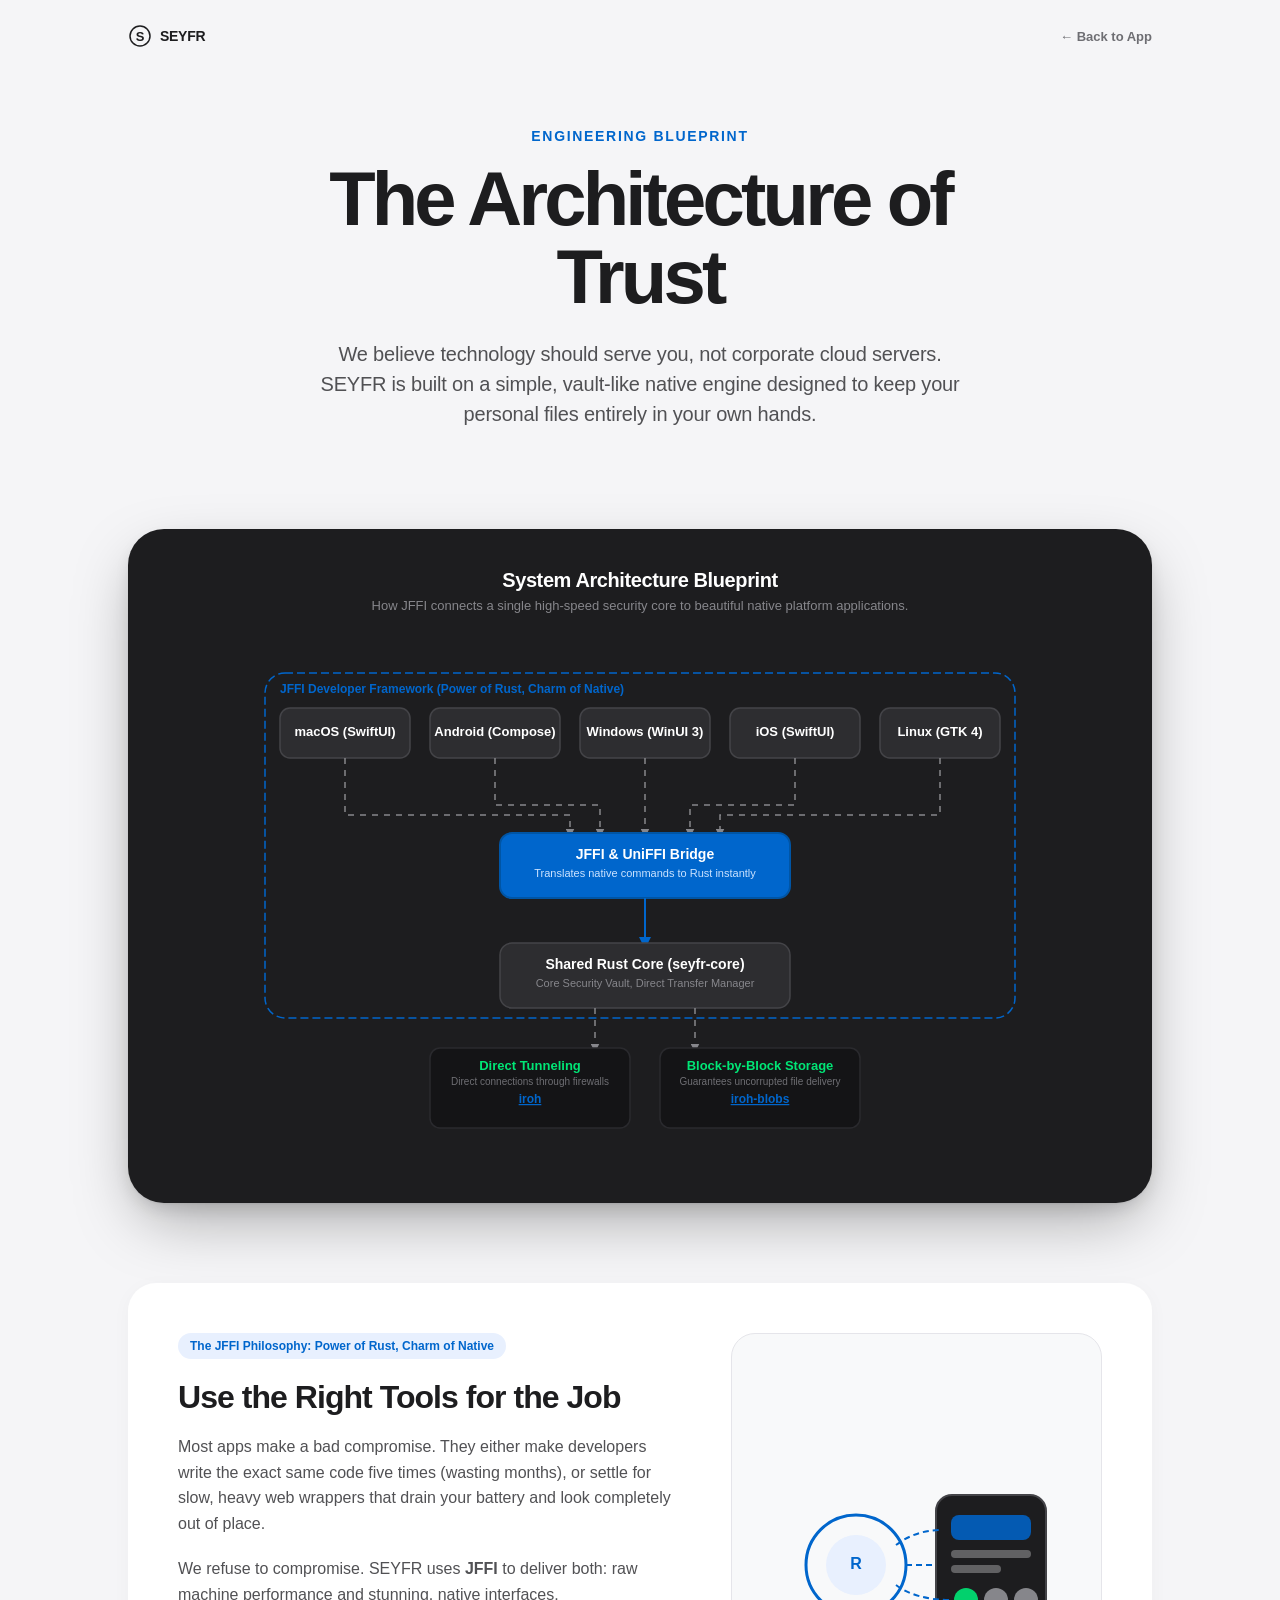
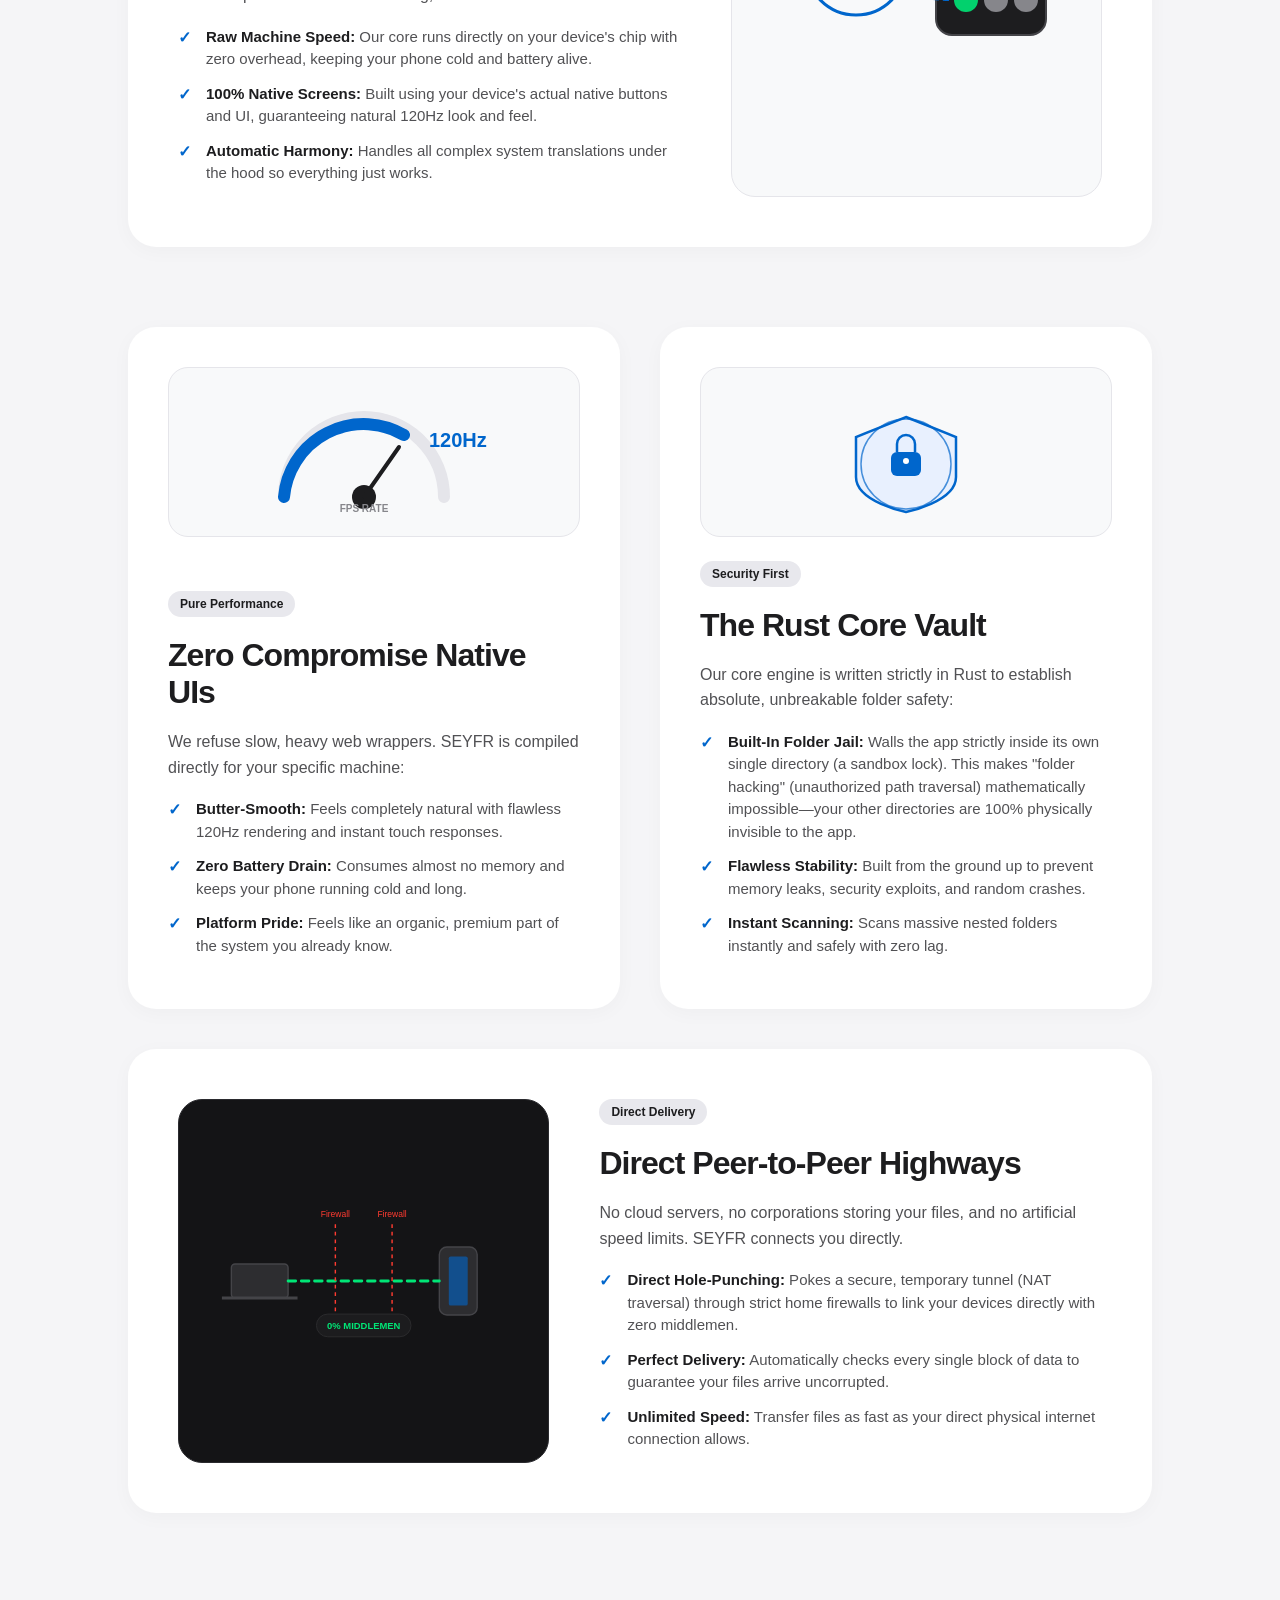
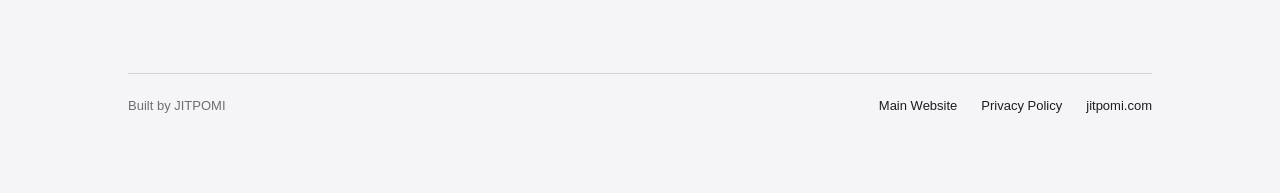
<file: website/design.html>
<!DOCTYPE html>
<html lang="en">

<head>
  <meta charset="UTF-8">
  <meta name="viewport" content="width=device-width, initial-scale=1.0">
  <title>Architecture — SEYFR | Cross-Platform Native Engineering</title>
  
  <!-- SEO Core -->
  <meta name="description" content="Explore the human-centric engineering, robust security, and seamless cross-platform native architecture behind SEYFR and JFFI. Built with Rust, powered by iroh." />
  <meta name="author" content="JITPOMI LLC" />
  <meta name="robots" content="index, follow" />
  <link rel="canonical" href="https://seyfr.jitpomi.com/design.html" />

  <!-- Favicon -->
  <link rel="icon" type="image/webp" href="assets/seyfr.webp" />
  <link rel="apple-touch-icon" href="assets/seyfr.webp" />

  <!-- Open Graph -->
  <meta property="og:title" content="Architecture — SEYFR" />
  <meta property="og:description" content="Explore how JFFI connects a single high-speed Rust security core to beautiful native platform apps on macOS, Windows, Linux, iOS, and Android." />
  <meta property="og:image" content="https://seyfr.jitpomi.com/assets/seyfr-ogs/og-arch.webp" />
  <meta property="og:image:width" content="1200" />
  <meta property="og:image:height" content="630" />
  <meta property="og:type" content="website" />
  <meta property="og:url" content="https://seyfr.jitpomi.com/design.html" />
  <meta property="og:site_name" content="SEYFR" />
  <meta property="og:locale" content="en_US" />

  <!-- Twitter Card -->
  <meta name="twitter:card" content="summary_large_image" />
  <meta name="twitter:title" content="Architecture — SEYFR" />
  <meta name="twitter:description" content="Explore how JFFI connects a single high-speed Rust security core to beautiful native platform apps." />
  <meta name="twitter:image" content="https://seyfr.jitpomi.com/assets/seyfr-ogs/twitter-arch.webp" />

  <!-- Structured Data -->
  <script type="application/ld+json">
  {
    "@context": "https://schema.org",
    "@type": "TechArticle",
    "headline": "SEYFR System Architecture",
    "description": "Explore the human-centric engineering, robust security, and seamless cross-platform native architecture behind SEYFR and JFFI.",
    "image": "https://seyfr.jitpomi.com/assets/seyfr-ogs/og-arch.webp",
    "author": {
      "@type": "Organization",
      "name": "JITPOMI LLC",
      "url": "https://jitpomi.com"
    },
    "publisher": {
      "@type": "Organization",
      "name": "JITPOMI LLC"
    },
    "mainEntityOfPage": "https://seyfr.jitpomi.com/design.html"
  }
  </script>

  <!-- Styling -->

  <!-- Google Tag Manager - Deferred for performance -->
  <script>
    function loadGTM() {
      (function(w,d,s,l,i){w[l]=w[l]||[];w[l].push({'gtm.start':
      new Date().getTime(),event:'gtm.js'});var f=d.getElementsByTagName(s)[0],
      j=d.createElement(s),dl=l!='dataLayer'?'&l='+l:'';j.async=true;j.src=
      'https://www.googletagmanager.com/gtm.js?id='+i+dl;f.parentNode.insertBefore(j,f);
      })(window,document,'script','dataLayer','GTM-52V2WW7C');
    }

    if (window.requestIdleCallback) {
      requestIdleCallback(loadGTM);
    } else {
      setTimeout(loadGTM, 1000);
    }
  </script>

  <style>
    * {
      box-sizing: border-box;
    }

    body {
      margin: 0;
      font-family: -apple-system, BlinkMacSystemFont, "SF Pro Display", "Segoe UI", sans-serif;
      background: #f5f5f7;
      color: #1d1d1f;
      -webkit-font-smoothing: antialiased;
    }

    .wrap {
      max-width: 1080px;
      margin: 0 auto;
      padding: 24px 28px 80px;
    }

    nav {
      display: flex;
      justify-content: space-between;
      align-items: center;
      color: #6e6e73;
      font-size: 14px;
    }

    .brand {
      font-weight: 600;
      color: #1d1d1f;
      letter-spacing: -0.02em;
      text-decoration: none;
    }

    .back-link {
      font-size: 13px;
      color: #6e6e73;
      text-decoration: none;
      font-weight: 600;
      transition: color 0.2s;
    }

    .back-link:hover {
      color: #1d1d1f;
    }

    .hero {
      padding: 80px 0 60px;
      text-align: center;
    }

    .eyebrow {
      font-size: 14px;
      text-transform: uppercase;
      letter-spacing: 0.12em;
      font-weight: 700;
      color: #0066cc;
      margin-bottom: 16px;
    }

    h1 {
      margin: 0 auto;
      max-width: 800px;
      font-size: clamp(42px, 6vw, 76px);
      line-height: 1.02;
      letter-spacing: -0.05em;
      font-weight: 700;
      color: #1d1d1f;
    }

    .sub {
      margin: 24px auto 0;
      max-width: 640px;
      font-size: 20px;
      line-height: 1.5;
      color: #515154;
      letter-spacing: -0.01em;
    }

    /* Architectural Blueprint Card */
    .blueprint-card {
      background: #1d1d1f;
      border-radius: 36px;
      padding: 40px;
      box-shadow: 
        0 1px 2px rgba(0, 0, 0, 0.05),
        0 8px 16px -2px rgba(0, 0, 0, 0.1),
        0 24px 64px -12px rgba(0, 0, 0, 0.35);
      margin: 40px 0 80px;
      color: #f5f5f7;
    }

    .blueprint-header {
      text-align: center;
      margin-bottom: 40px;
    }

    .blueprint-title {
      font-size: 20px;
      font-weight: 600;
      letter-spacing: -0.02em;
      color: #fff;
    }

    .blueprint-subtitle {
      font-size: 13px;
      color: #86868b;
      margin-top: 6px;
    }

    .diagram-container {
      width: 100%;
      overflow-x: auto;
      display: flex;
      justify-content: center;
      padding: 10px 0;
    }

    .diagram-container svg {
      max-width: 100%;
      height: auto;
      display: block;
    }

    /* Content Layout */
    .grid {
      display: grid;
      grid-template-columns: 1fr 1fr;
      gap: 40px;
      margin-bottom: 80px;
    }

    .card {
      background: #fff;
      border-radius: 28px;
      padding: 40px;
      box-shadow: 0 4px 20px rgba(0,0,0,0.03);
      display: flex;
      flex-direction: column;
      justify-content: space-between;
    }

    .full-width-card {
      grid-column: span 2;
      background: #fff;
      border-radius: 28px;
      padding: 50px;
      box-shadow: 0 4px 20px rgba(0,0,0,0.03);
      margin-bottom: 40px;
    }

    h2 {
      font-size: 32px;
      font-weight: 700;
      letter-spacing: -0.03em;
      margin: 0 0 18px;
      color: #1d1d1f;
    }

    p {
      font-size: 16px;
      line-height: 1.6;
      color: #515154;
      margin: 0 0 20px;
    }

    p:last-of-type {
      margin-bottom: 0;
    }

    .feature-badge {
      display: inline-flex;
      align-items: center;
      padding: 6px 12px;
      background: #e8e8ed;
      border-radius: 999px;
      color: #1d1d1f;
      font-size: 12px;
      font-weight: 600;
      margin-bottom: 20px;
      width: fit-content;
    }

    .jffi-badge {
      background: #e8f0fe;
      color: #0066cc;
    }

    /* SVG Animations & Interactions */
    .jffi-envelope {
      stroke-dasharray: 8, 4;
      animation: crawlBorder 20s linear infinite;
    }
    
    @keyframes crawlBorder {
      to { stroke-dashoffset: -120; }
    }
    
    .blueprint-flow-line {
      stroke-dasharray: 6, 6;
      animation: flowBlueParticles 1.5s linear infinite;
    }
    
    @keyframes flowBlueParticles {
      to { stroke-dashoffset: -24; }
    }

    .rust-gear {
      transform-origin: 100px 120px;
      animation: spinGear 15s linear infinite;
    }
    
    @keyframes spinGear {
      from { transform: rotate(0deg); }
      to { transform: rotate(360deg); }
    }
    
    .ffi-pulse {
      stroke-dasharray: 6, 4;
      animation: flowFFI 0.8s linear infinite;
    }
    
    @keyframes flowFFI {
      to { stroke-dashoffset: -20; }
    }
    
    .pulse-dot {
      animation: blinkDot 2s ease-in-out infinite alternate;
    }
    
    @keyframes blinkDot {
      0% { opacity: 0.3; }
      100% { opacity: 1; }
    }
    
    .speed-needle {
      transform-origin: 110px 110px;
      animation: swingNeedle 3.5s cubic-bezier(0.25, 1, 0.5, 1) infinite alternate;
    }
    
    @keyframes swingNeedle {
      0% { transform: rotate(-35deg); }
      30% { transform: rotate(15deg); }
      50% { transform: rotate(8deg); }
      70% { transform: rotate(18deg); }
      100% { transform: rotate(20deg); }
    }
    
    .neon-text {
      animation: neonGlow 1.5s ease-in-out infinite alternate;
    }
    
    @keyframes neonGlow {
      from { opacity: 0.85; filter: drop-shadow(0 0 1px #0066cc); }
      to { opacity: 1; filter: drop-shadow(0 0 5px #0066cc); }
    }
    
    .jail-boundary {
      transform-origin: 110px 77px;
      animation: spinJail 25s linear infinite;
    }
    
    @keyframes spinJail {
      from { transform: rotate(0deg); }
      to { transform: rotate(360deg); }
    }
    
    .shield-vault {
      transform-origin: 110px 77px;
      animation: protectPulse 3s ease-in-out infinite alternate;
    }
    
    @keyframes protectPulse {
      0% { transform: scale(0.97); }
      100% { transform: scale(1.03); }
    }
    
    .p2p-laser {
      stroke-dasharray: 8, 6;
      animation: sendPackets 1s linear infinite;
    }
    
    @keyframes sendPackets {
      to { stroke-dashoffset: -28; }
    }
    
    .firewall-line {
      animation: firewallPulse 1.8s ease-in-out infinite alternate;
    }
    
    @keyframes firewallPulse {
      0% { opacity: 0.25; }
      100% { opacity: 0.75; }
    }
    
    .pulsing-box {
      transition: all 0.3s ease;
    }
    
    .pulsing-box:hover {
      filter: drop-shadow(0 0 8px rgba(0, 102, 204, 0.4)) !important;
      transform: translateY(-2px);
    }


    .split-layout {
      display: grid;
      grid-template-columns: 1.15fr 0.85fr;
      gap: 50px;
      align-items: center;
    }
    
    .split-layout-reverse {
      display: grid;
      grid-template-columns: 0.85fr 1.15fr;
      gap: 50px;
      align-items: center;
    }
    
    .visual-panel {
      display: flex;
      justify-content: center;
      align-items: center;
      background: #f8f9fa;
      border-radius: 24px;
      padding: 24px;
      border: 1px solid #e5e5ea;
      height: 100%;
      min-height: 250px;
    }
    
    .dark-visual-panel {
      background: #141416;
      border: 1px solid #2a2a2e;
    }

    .card-visual-header {
      margin-bottom: 24px;
      background: #f8f9fa;
      border-radius: 20px;
      padding: 16px;
      display: flex;
      justify-content: center;
      align-items: center;
      border: 1px solid #e5e5ea;
      height: 170px;
    }
    
    .highlights-list {
      list-style: none;
      padding: 0;
      margin: 18px 0 0;
    }
    
    .highlights-list li {
      position: relative;
      padding-left: 28px;
      margin-bottom: 12px;
      font-size: 15px;
      line-height: 1.5;
      color: #515154;
    }
    
    .highlights-list li::before {
      content: "✓";
      position: absolute;
      left: 0;
      color: #0066cc;
      font-weight: 700;
      font-size: 16px;
    }

    .highlights-list li strong {
      color: #1d1d1f;
    }

    /* Footer */
    footer {
      margin-top: 120px;
      padding-top: 24px;
      border-top: 1px solid #d2d2d7;
      display: flex;
      justify-content: space-between;
      color: #6e6e73;
      font-size: 13px;
    }

    footer a {
      color: #1d1d1f;
      text-decoration: none;
      font-weight: 500;
    }

    .footer-links {
      display: flex;
      gap: 24px;
      align-items: center;
    }

    .visual-panel svg, .card-visual-header svg {
      max-width: 100%;
      height: auto;
    }

    @media (max-width: 768px) {
      .split-layout, .split-layout-reverse {
        grid-template-columns: 1fr;
        gap: 30px;
      }
      .grid {
        grid-template-columns: 1fr;
      }
      .full-width-card {
        grid-column: span 1;
        padding: 30px;
      }
      .card {
        padding: 30px;
      }
      h1 {
        font-size: 40px;
      }
      .hero {
        padding: 40px 0 20px;
      }
      footer {
        flex-direction: column;
        gap: 16px;
        align-items: center;
        text-align: center;
      }
      .footer-links {
        flex-direction: column;
        gap: 14px;
        align-items: center;
        text-align: center;
        width: 100%;
      }
    }

    @media (max-width: 560px) {
      body {
        overflow-x: hidden;
      }
      .wrap {
        padding: 20px 18px 64px;
      }
      nav {
        flex-direction: column;
        gap: 12px;
        align-items: center;
        text-align: center;
      }
      .blueprint-card {
        padding: 24px;
        border-radius: 24px;
      }
    }
  </style>
</head>

<body>
  <!-- Google Tag Manager (noscript) -->
  <noscript><iframe src="https://www.googletagmanager.com/ns.html?id=GTM-52V2WW7C"
  height="0" width="0" style="display:none;visibility:hidden"></iframe></noscript>
  <!-- End Google Tag Manager (noscript) -->
  <div class="wrap">

    <!-- Navigation -->
    <nav>
      <a class="brand" href="index.html" style="display: flex; align-items: center; gap: 8px;">
        <svg aria-hidden="true" width="24" height="24" viewBox="0 0 24 24" fill="none" xmlns="http://www.w3.org/2000/svg">
          <circle cx="12" cy="12" r="10" stroke="#1d1d1f" stroke-width="1.5" />
          <text x="12" y="16.5" font-family="-apple-system, BlinkMacSystemFont, sans-serif" font-size="13" font-weight="600" fill="#1d1d1f" text-anchor="middle">S</text>
        </svg>
        SEYFR
      </a>
      <a class="back-link" href="index.html">← Back to App</a>
    </nav>

    <!-- Hero Header -->
    <main>
      <section class="hero">
        <div class="eyebrow">Engineering Blueprint</div>
        <h1>The Architecture of Trust</h1>
        <p class="sub">
          We believe technology should serve you, not corporate cloud servers. SEYFR is built on a simple, vault-like native engine designed to keep your personal files entirely in your own hands.
        </p>
      </section>

      <!-- Interactive SVG Diagram Blueprint Card -->
      <section class="blueprint-card">
        <div class="blueprint-header">
          <div class="blueprint-title">System Architecture Blueprint</div>
          <div class="blueprint-subtitle">How JFFI connects a single high-speed security core to beautiful native platform applications.</div>
        </div>

        <div class="diagram-container">
          <svg width="780" height="490" viewBox="0 0 780 490" fill="none" xmlns="http://www.w3.org/2000/svg">
             <!-- JFFI Orchestration Envelope (Surrounding all compilation/project steps) -->
             <rect class="jffi-envelope" x="15" y="10" width="750" height="345" rx="20" fill="none" stroke="#0066cc" stroke-width="1.5"/>
             <text x="30" y="30" font-family="-apple-system, sans-serif" font-size="12" fill="#0066cc" font-weight="700">JFFI Developer Framework (Power of Rust, Charm of Native)</text>
 
             <!-- UI Layer (Top, native wrappers) -->
             <rect x="30" y="45" width="130" height="50" rx="10" fill="#2d2d30" stroke="#444448" stroke-width="1.5"/>
             <text x="95" y="70" font-family="-apple-system, sans-serif" font-size="13" fill="#ffffff" text-anchor="middle" font-weight="600" dominant-baseline="middle">macOS (SwiftUI)</text>
 
             <rect x="180" y="45" width="130" height="50" rx="10" fill="#2d2d30" stroke="#444448" stroke-width="1.5"/>
             <text x="245" y="70" font-family="-apple-system, sans-serif" font-size="13" fill="#ffffff" text-anchor="middle" font-weight="600" dominant-baseline="middle">Android (Compose)</text>
 
             <rect x="330" y="45" width="130" height="50" rx="10" fill="#2d2d30" stroke="#444448" stroke-width="1.5"/>
             <text x="395" y="70" font-family="-apple-system, sans-serif" font-size="13" fill="#ffffff" text-anchor="middle" font-weight="600" dominant-baseline="middle">Windows (WinUI 3)</text>
 
             <rect x="480" y="45" width="130" height="50" rx="10" fill="#2d2d30" stroke="#444448" stroke-width="1.5"/>
             <text x="545" y="70" font-family="-apple-system, sans-serif" font-size="13" fill="#ffffff" text-anchor="middle" font-weight="600" dominant-baseline="middle">iOS (SwiftUI)</text>
 
             <rect x="630" y="45" width="120" height="50" rx="10" fill="#2d2d30" stroke="#444448" stroke-width="1.5"/>
             <text x="690" y="70" font-family="-apple-system, sans-serif" font-size="13" fill="#ffffff" text-anchor="middle" font-weight="600" dominant-baseline="middle">Linux (GTK 4)</text>
 
             <!-- Down Arrows from UI to FFI -->
             <path class="blueprint-flow-line" d="M 95 95 L 95 152 L 320 152 L 320 170" stroke="#86868b" stroke-width="1.5" marker-end="url(#arrow)"/>
             <path class="blueprint-flow-line" d="M 245 95 L 245 142 L 350 142 L 350 170" stroke="#86868b" stroke-width="1.5" marker-end="url(#arrow)"/>
             <path class="blueprint-flow-line" d="M 395 95 L 395 170" stroke="#86868b" stroke-width="1.5" marker-end="url(#arrow)"/>
             <path class="blueprint-flow-line" d="M 545 95 L 545 142 L 440 142 L 440 170" stroke="#86868b" stroke-width="1.5" marker-end="url(#arrow)"/>
             <path class="blueprint-flow-line" d="M 690 95 L 690 152 L 470 152 L 470 170" stroke="#86868b" stroke-width="1.5" marker-end="url(#arrow)"/>
 
             <!-- FFI Layer (Inside JFFI Envelope) -->
             <rect class="pulsing-box" x="250" y="170" width="290" height="65" rx="12" fill="#0066cc" stroke="#0055a5" stroke-width="2"/>
             <text x="395" y="196" font-family="-apple-system, sans-serif" font-size="14" fill="#ffffff" text-anchor="middle" font-weight="700">JFFI &amp; UniFFI Bridge</text>
             <text x="395" y="214" font-family="-apple-system, sans-serif" font-size="11" fill="#cbe3ff" text-anchor="middle">Translates native commands to Rust instantly</text>
 
             <!-- Down Arrow from FFI to Core -->
             <path d="M 395 235 L 395 280" stroke="#0066cc" stroke-width="2" marker-end="url(#blue-arrow)"/>
 
             <!-- Core Layer (Inside JFFI Envelope) -->
             <rect class="pulsing-box" x="250" y="280" width="290" height="65" rx="12" fill="#2d2d30" stroke="#444448" stroke-width="1.5"/>
             <text x="395" y="306" font-family="-apple-system, sans-serif" font-size="14" fill="#ffffff" text-anchor="middle" font-weight="700">Shared Rust Core (seyfr-core)</text>
             <text x="395" y="324" font-family="-apple-system, sans-serif" font-size="11" fill="#86868b" text-anchor="middle">Core Security Vault, Direct Transfer Manager</text>
 
             <!-- Down Arrows from Core to Network/Storage -->
             <path class="blueprint-flow-line" d="M 345 345 L 345 385" stroke="#86868b" stroke-width="1.5" marker-end="url(#arrow)"/>
             <path class="blueprint-flow-line" d="M 445 345 L 445 385" stroke="#86868b" stroke-width="1.5" marker-end="url(#arrow)"/>
 
             <!-- Network & Storage Layer (Bottom, outside JFFI) -->
             <rect x="180" y="385" width="200" height="80" rx="10" fill="#141416" stroke="#2a2a2e" stroke-width="1.5"/>
             <text x="280" y="407" font-family="-apple-system, sans-serif" font-size="13" fill="#00e676" text-anchor="middle" font-weight="600">Direct Tunneling</text>
             <text x="280" y="422" font-family="-apple-system, sans-serif" font-size="10" fill="#6e6e73" text-anchor="middle">Direct connections through firewalls</text>
             <a href="https://docs.iroh.computer/what-is-iroh" target="_blank">
               <text x="280" y="440" font-family="-apple-system, sans-serif" font-size="12" fill="#0066cc" text-anchor="middle" font-weight="600" text-decoration="underline" style="cursor:pointer">iroh</text>
             </a>
 
             <rect x="410" y="385" width="200" height="80" rx="10" fill="#141416" stroke="#2a2a2e" stroke-width="1.5"/>
             <text x="510" y="407" font-family="-apple-system, sans-serif" font-size="13" fill="#00e676" text-anchor="middle" font-weight="600">Block-by-Block Storage</text>
             <text x="510" y="422" font-family="-apple-system, sans-serif" font-size="10" fill="#6e6e73" text-anchor="middle">Guarantees uncorrupted file delivery</text>
             <a href="https://www.iroh.computer/docs/blobs" target="_blank">
               <text x="510" y="440" font-family="-apple-system, sans-serif" font-size="12" fill="#0066cc" text-anchor="middle" font-weight="600" text-decoration="underline" style="cursor:pointer">iroh-blobs</text>
             </a>
 
             <!-- Markers -->
             <defs>
               <marker id="arrow" viewBox="0 0 10 10" refX="5" refY="5" markerWidth="6" markerHeight="6" orient="auto-start-reverse">
                 <path d="M 0 0 L 10 5 L 0 10 z" fill="#86868b" />
               </marker>
               <marker id="blue-arrow" viewBox="0 0 10 10" refX="5" refY="5" markerWidth="6" markerHeight="6" orient="auto-start-reverse">
                 <path d="M 0 0 L 10 5 L 0 10 z" fill="#0066cc" />
               </marker>
             </defs>
          </svg>
        </div>
      </section>

      <!-- Deep Dive Content Cards -->
      <section class="grid">
        
        <div class="full-width-card">
          <div class="split-layout">
            <div>
              <div class="feature-badge jffi-badge">The JFFI Philosophy: Power of Rust, Charm of Native</div>
              <h2>Use the Right Tools for the Job</h2>
              <p>
                Most apps make a bad compromise. They either make developers write the exact same code five times (wasting months), or settle for slow, heavy web wrappers that drain your battery and look completely out of place.
              </p>
              <p>
                We refuse to compromise. SEYFR uses <strong>JFFI</strong> to deliver both: raw machine performance and stunning, native interfaces.
              </p>
              <ul class="highlights-list">
                <li><strong>Raw Machine Speed:</strong> Our core runs directly on your device's chip with zero overhead, keeping your phone cold and battery alive.</li>
                <li><strong>100% Native Screens:</strong> Built using your device's actual native buttons and UI, guaranteeing natural 120Hz look and feel.</li>
                <li><strong>Automatic Harmony:</strong> Handles all complex system translations under the hood so everything just works.</li>
              </ul>
            </div>
            
            <div class="visual-panel">
              <!-- Inline SVG Gear & Device Widget Mashup -->
              <svg width="320" height="240" viewBox="0 0 320 240" fill="none" xmlns="http://www.w3.org/2000/svg">
                <!-- Rust Gear (Left) -->
                <circle class="rust-gear" cx="100" cy="120" r="50" fill="none" stroke="#0066cc" stroke-width="3"/>
                <circle cx="100" cy="120" r="30" fill="#e8f0fe"/>
                <text x="100" y="120" font-family="-apple-system, sans-serif" font-size="16" fill="#0066cc" font-weight="800" text-anchor="middle" dominant-baseline="middle">R</text>
                <!-- Native UI Widget Layout (Right) -->
                <rect x="180" y="50" width="110" height="140" rx="16" fill="#1d1d1f" stroke="#444448" stroke-width="2"/>
                <!-- Widget UI elements inside native preview -->
                <rect x="195" y="70" width="80" height="25" rx="8" fill="#0066cc" opacity="0.85"/>
                <rect x="195" y="105" width="80" height="8" rx="4" fill="#ffffff" opacity="0.3"/>
                <rect x="195" y="120" width="50" height="8" rx="4" fill="#ffffff" opacity="0.3"/>
                <circle cx="210" cy="155" r="12" fill="#00e676" opacity="0.9" class="pulse-dot"/>
                <circle cx="240" cy="155" r="12" fill="#86868b"/>
                <circle cx="270" cy="155" r="12" fill="#86868b"/>
                <!-- Connecting Laser Lines (FFI bridges) -->
                <path class="ffi-pulse" d="M 140 100 Q 160 85 185 85" stroke="#0066cc" stroke-width="2"/>
                <path class="ffi-pulse" d="M 150 120 L 180 120" stroke="#0066cc" stroke-width="2"/>
                <path class="ffi-pulse" d="M 140 140 Q 160 155 195 155" stroke="#0066cc" stroke-width="2"/>
              </svg>
            </div>
          </div>
        </div>

        <div class="card">
          <div class="card-visual-header">
            <!-- Sleek Frame Rate Speeder Graphic -->
            <svg width="240" height="130" viewBox="0 0 240 130" fill="none" xmlns="http://www.w3.org/2000/svg">
              <path d="M 30 110 A 80 80 0 0 1 190 110" stroke="#e5e5ea" stroke-width="12" stroke-linecap="round" fill="none"/>
              <path d="M 30 110 A 80 80 0 0 1 150 48" stroke="#0066cc" stroke-width="12" stroke-linecap="round" fill="none"/>
              <circle cx="110" cy="110" r="12" fill="#1d1d1f"/>
              <line class="speed-needle" x1="110" y1="110" x2="145" y2="60" stroke="#1d1d1f" stroke-width="4" stroke-linecap="round"/>
              <text x="110" y="125" font-family="-apple-system, sans-serif" font-size="10" fill="#86868b" text-anchor="middle" font-weight="600">FPS RATE</text>
              <text class="neon-text" x="175" y="60" font-family="-apple-system, sans-serif" font-size="20" fill="#0066cc" font-weight="800">120Hz</text>
            </svg>
          </div>
          <div>
            <div class="feature-badge">Pure Performance</div>
            <h2>Zero Compromise Native UIs</h2>
            <p>We refuse slow, heavy web wrappers. SEYFR is compiled directly for your specific machine:</p>
            <ul class="highlights-list">
              <li><strong>Butter-Smooth:</strong> Feels completely natural with flawless 120Hz rendering and instant touch responses.</li>
              <li><strong>Zero Battery Drain:</strong> Consumes almost no memory and keeps your phone running cold and long.</li>
              <li><strong>Platform Pride:</strong> Feels like an organic, premium part of the system you already know.</li>
            </ul>
          </div>
        </div>

        <div class="card">
          <div class="card-visual-header">
            <!-- Path Jail / Shield Vault Graphic -->
            <svg width="220" height="130" viewBox="0 0 220 130" fill="none" xmlns="http://www.w3.org/2000/svg">
              <!-- Shield Outline -->
              <path class="shield-vault" d="M 110 30 L 160 50 L 160 90 C 160 115, 110 125, 110 125 C 110 125, 60 115, 60 90 L 60 50 z" fill="#e8f0fe" stroke="#0066cc" stroke-width="2.5"/>
              <!-- Safe Padlock Inner Ring -->
              <rect x="95" y="65" width="30" height="24" rx="6" fill="#0066cc"/>
              <path d="M 101 65 L 101 57 A 9 9 0 0 1 119 57 L 119 65" stroke="#0066cc" stroke-width="2.5" fill="none"/>
              <circle cx="110" cy="74" r="3" fill="#ffffff"/>
              <!-- Surrounding Jail bounds -->
              <circle class="jail-boundary" cx="110" cy="77" r="45" stroke="#0066cc" stroke-width="1.5" opacity="0.7"/>
            </svg>
          </div>
          <div>
            <div class="feature-badge">Security First</div>
            <h2>The Rust Core Vault</h2>
            <p>Our core engine is written strictly in Rust to establish absolute, unbreakable folder safety:</p>
            <ul class="highlights-list">
              <li><strong>Built-In Folder Jail:</strong> Walls the app strictly inside its own single directory (a sandbox lock). This makes "folder hacking" (unauthorized path traversal) mathematically impossible—your other directories are 100% physically invisible to the app.</li>
              <li><strong>Flawless Stability:</strong> Built from the ground up to prevent memory leaks, security exploits, and random crashes.</li>
              <li><strong>Instant Scanning:</strong> Scans massive nested folders instantly and safely with zero lag.</li>
            </ul>
          </div>
        </div>

        <div class="full-width-card">
          <div class="split-layout-reverse">
            <div class="visual-panel dark-visual-panel">
              <!-- Peer-to-Peer Tunnel Graphic -->
              <svg width="340" height="220" viewBox="0 0 340 220" fill="none" xmlns="http://www.w3.org/2000/svg">
                <!-- Device Left (Laptop, centered exactly at y=110) -->
                <rect x="30" y="92" width="60" height="36" rx="4" fill="#2d2d30" stroke="#444448" stroke-width="1.5"/>
                <line x1="20" y1="128" x2="100" y2="128" stroke="#444448" stroke-width="3"/>
                <!-- Device Right (Phone, centered exactly at y=110) -->
                <rect x="250" y="74" width="40" height="72" rx="8" fill="#2d2d30" stroke="#444448" stroke-width="1.5"/>
                <rect x="260" y="84" width="20" height="52" rx="2" fill="#0066cc" opacity="0.6"/>
                <!-- Direct Connection Laser line, mathematically straight at y=110 -->
                <path class="p2p-laser" d="M 90 110 L 250 110" stroke="#00e676" stroke-width="3" stroke-linecap="round"/>
                <!-- Shielded Intermediary Firewalls (pierced!) -->
                <line class="firewall-line" x1="140" y1="50" x2="140" y2="170" stroke="#ff3b30" stroke-dasharray="4 4" stroke-width="1.5"/>
                <text class="firewall-line" x="140" y="42" font-family="-apple-system, sans-serif" font-size="9" fill="#ff3b30" text-anchor="middle">Firewall</text>
                <line class="firewall-line" x1="200" y1="50" x2="200" y2="170" stroke="#ff3b30" stroke-dasharray="4 4" stroke-width="1.5"/>
                <text class="firewall-line" x="200" y="42" font-family="-apple-system, sans-serif" font-size="9" fill="#ff3b30" text-anchor="middle">Firewall</text>
                <!-- Direct Channel Badge -->
                <rect x="120" y="145" width="100" height="24" rx="12" fill="#1c1c1e" stroke="#2c2c2e" stroke-width="1"/>
                <text x="170" y="161" font-family="-apple-system, sans-serif" font-size="10" fill="#00e676" text-anchor="middle" font-weight="700">0% MIDDLEMEN</text>
              </svg>
            </div>
            
            <div>
              <div class="feature-badge">Direct Delivery</div>
              <h2>Direct Peer-to-Peer Highways</h2>
              <p>
                No cloud servers, no corporations storing your files, and no artificial speed limits. SEYFR connects you directly.
              </p>
              <ul class="highlights-list">
                <li><strong>Direct Hole-Punching:</strong> Pokes a secure, temporary tunnel (NAT traversal) through strict home firewalls to link your devices directly with zero middlemen.</li>
                <li><strong>Perfect Delivery:</strong> Automatically checks every single block of data to guarantee your files arrive uncorrupted.</li>
                <li><strong>Unlimited Speed:</strong> Transfer files as fast as your direct physical internet connection allows.</li>
              </ul>
            </div>
          </div>
        </div>

      </section>
    </main>

    <!-- Footer -->
    <footer>
      <div>
        Built by JITPOMI
      </div>
      <div class="footer-links">
        <a href="index.html">Main Website</a>
        <a href="/privacy">Privacy Policy</a>
        <a href="https://jitpomi.com">jitpomi.com</a>
      </div>
    </footer>

  </div>
</body>

</html>
</file>
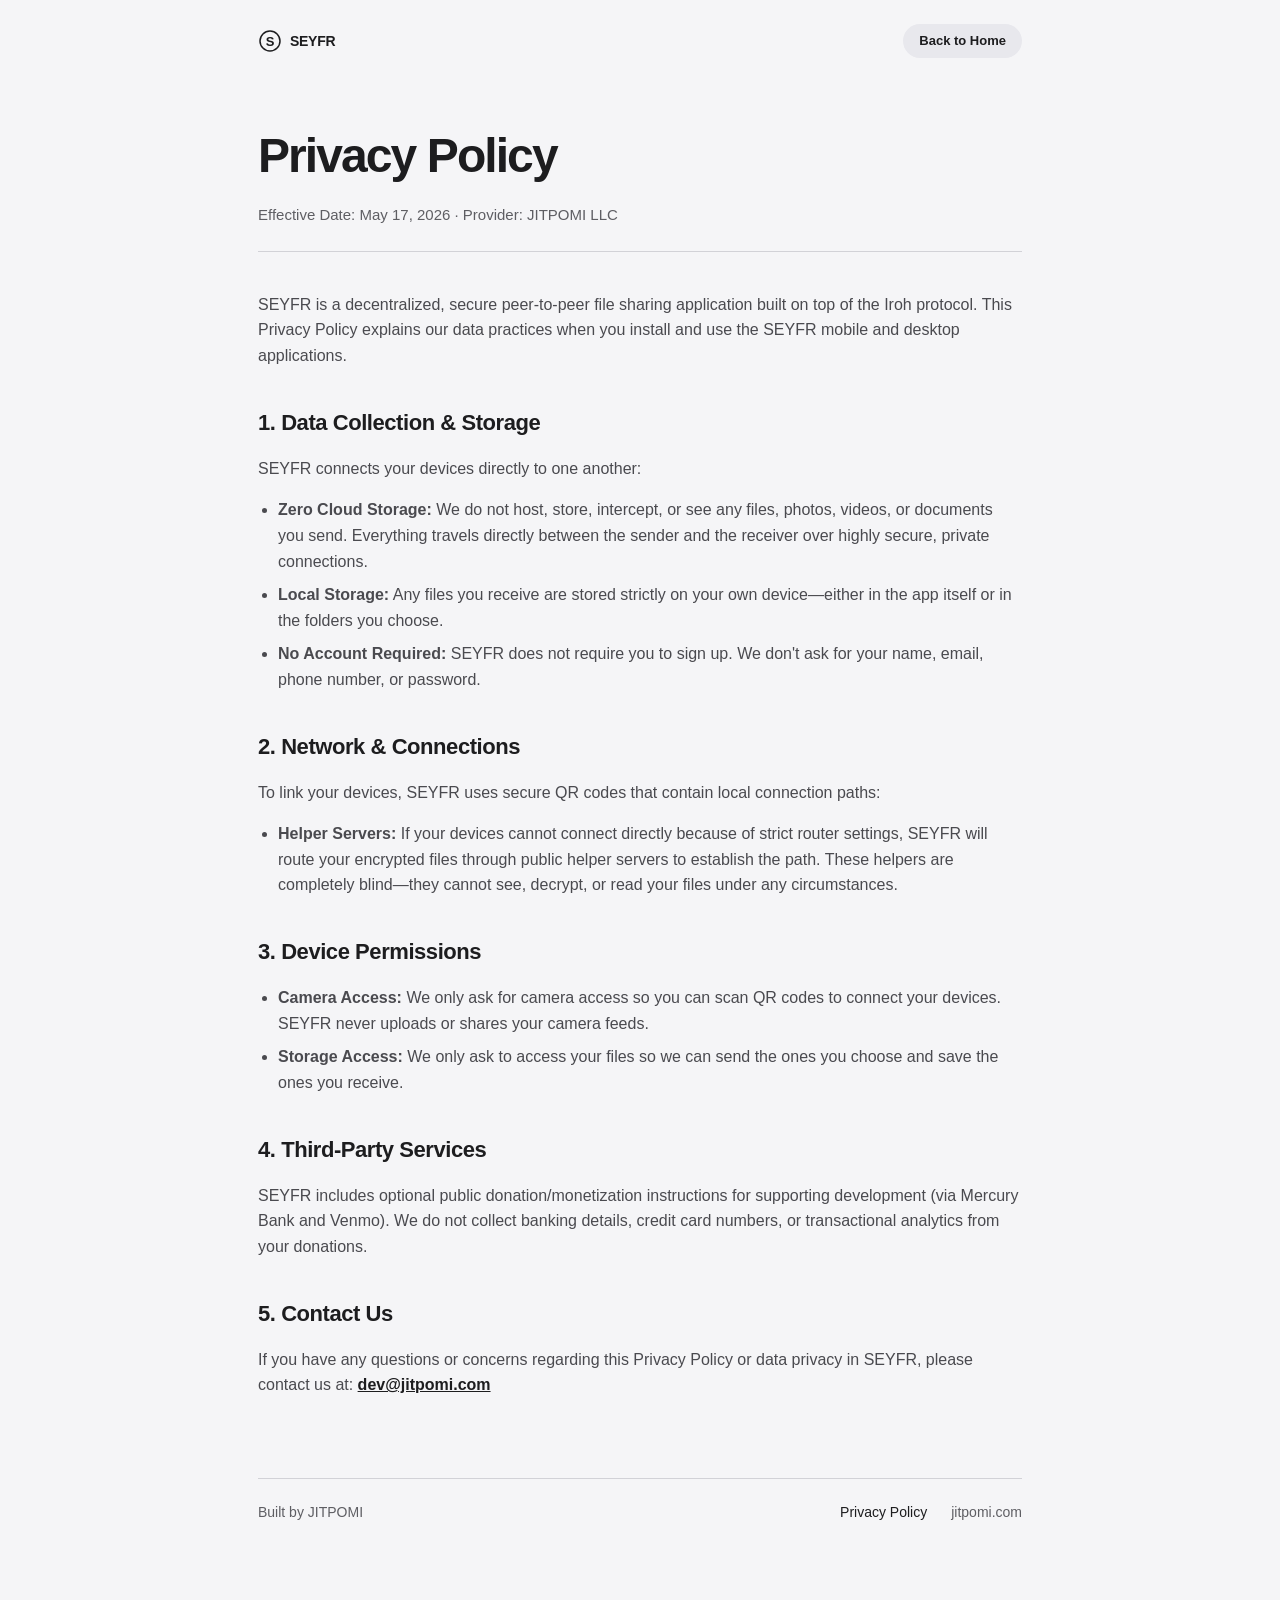
<file: website/privacy.html>
<!DOCTYPE html>
<html lang="en">
<head>
  <meta charset="UTF-8" />
  <meta name="viewport" content="width=device-width, initial-scale=1.0" />
  <title>Privacy Policy — Seyfr</title>
  <meta name="description" content="Privacy Policy for Seyfr decentralized file sharing." />
  <link rel="canonical" href="https://seyfr.jitpomi.com/privacy" />
  <meta name="theme-color" content="#f5f5f7" />
  <link rel="apple-touch-icon" href="assets/apple-touch-icon.png" />
  <link rel="icon" href="data:image/svg+xml,<svg xmlns='http://www.w3.org/2000/svg' viewBox='0 0 24 24'><circle cx='12' cy='12' r='11' fill='white' stroke='%231d1d1f' stroke-width='2'/><text x='12' y='16.5' font-family='-apple-system, sans-serif' font-size='14' font-weight='600' fill='%231d1d1f' text-anchor='middle'>S</text></svg>" />

  <!-- Google Tag Manager - Deferred for performance -->
  <script>
    function loadGTM() {
      (function(w,d,s,l,i){w[l]=w[l]||[];w[l].push({'gtm.start':
      new Date().getTime(),event:'gtm.js'});var f=d.getElementsByTagName(s)[0],
      j=d.createElement(s),dl=l!='dataLayer'?'&l='+l:'';j.async=true;j.src=
      'https://www.googletagmanager.com/gtm.js?id='+i+dl;f.parentNode.insertBefore(j,f);
      })(window,document,'script','dataLayer','GTM-52V2WW7C');
    }

    if (window.requestIdleCallback) {
      requestIdleCallback(loadGTM);
    } else {
      setTimeout(loadGTM, 1000);
    }
  </script>

  <style>
    * { box-sizing: border-box; }
    body {
      margin: 0;
      font-family: -apple-system, BlinkMacSystemFont, "SF Pro Display", "Segoe UI", sans-serif;
      background: #f5f5f7;
      color: #1d1d1f;
      line-height: 1.6;
      -webkit-font-smoothing: antialiased;
    }
    a { color: inherit; text-decoration: none; }
    .wrap {
      max-width: 820px;
      margin: 0 auto;
      padding: 24px 28px 80px;
    }
    nav {
      display: flex;
      justify-content: space-between;
      align-items: center;
      color: #5e5e63;
      font-size: 14px;
      margin-bottom: 60px;
    }
    .brand {
      font-weight: 600;
      color: #1d1d1f;
      letter-spacing: -0.02em;
    }
    .button {
      display: inline-flex;
      align-items: center;
      justify-content: center;
      height: 34px;
      padding: 0 16px;
      border-radius: 999px;
      background: #e8e8ed;
      color: #1d1d1f;
      font-size: 13px;
      font-weight: 600;
    }
    h1 {
      font-size: clamp(36px, 5vw, 48px);
      letter-spacing: -0.04em;
      margin: 0 0 8px;
    }
    .meta {
      color: #5e5e63;
      font-size: 15px;
      margin-bottom: 40px;
      padding-bottom: 24px;
      border-bottom: 1px solid #d2d2d7;
    }
    h2 {
      font-size: 22px;
      letter-spacing: -0.02em;
      margin: 36px 0 16px;
    }
    p, li {
      color: #4a4a4f;
      font-size: 16px;
    }
    ul {
      padding-left: 20px;
    }
    li {
      margin-bottom: 8px;
    }
    footer {
      margin-top: 80px;
      padding-top: 22px;
      border-top: 1px solid #d2d2d7;
      display: flex;
      justify-content: space-between;
      color: #5e5e63;
      font-size: 14px;
    }

    .footer-links {
      display: flex;
      gap: 24px;
      align-items: center;
    }

    @media (max-width: 768px) {
      body {
        overflow-x: hidden;
      }
      .wrap {
        padding: 20px 18px 64px;
      }
      nav {
        flex-direction: column;
        gap: 12px;
        align-items: center;
        text-align: center;
      }
      footer {
        flex-direction: column;
        gap: 16px;
        align-items: center;
        text-align: center;
      }
      .footer-links {
        flex-direction: column;
        gap: 14px;
        align-items: center;
        text-align: center;
        width: 100%;
      }
    }
  </style>
</head>
<body>
  <!-- Google Tag Manager (noscript) -->
  <noscript><iframe src="https://www.googletagmanager.com/ns.html?id=GTM-52V2WW7C"
  height="0" width="0" style="display:none;visibility:hidden"></iframe></noscript>
  <!-- End Google Tag Manager (noscript) -->
  <div class="wrap">
    <nav>
      <a class="brand" href="/" style="display: flex; align-items: center; gap: 8px;">
        <svg aria-hidden="true" width="24" height="24" viewBox="0 0 24 24" fill="none" xmlns="http://www.w3.org/2000/svg">
          <circle cx="12" cy="12" r="10" stroke="#1d1d1f" stroke-width="1.5" />
          <text x="12" y="16.5" font-family="-apple-system, sans-serif" font-size="13" font-weight="600" fill="#1d1d1f" text-anchor="middle">S</text>
        </svg>
        SEYFR
      </a>
      <a class="button" href="/">Back to Home</a>
    </nav>

    <main>
      <h1>Privacy Policy</h1>
      <div class="meta">Effective Date: May 17, 2026 · Provider: JITPOMI LLC</div>

      <p>SEYFR is a decentralized, secure peer-to-peer file sharing application built on top of the Iroh protocol. This Privacy Policy explains our data practices when you install and use the SEYFR mobile and desktop applications.</p>

      <h2>1. Data Collection & Storage</h2>
      <p>SEYFR connects your devices directly to one another:</p>
      <ul>
        <li><strong>Zero Cloud Storage:</strong> We do not host, store, intercept, or see any files, photos, videos, or documents you send. Everything travels directly between the sender and the receiver over highly secure, private connections.</li>
        <li><strong>Local Storage:</strong> Any files you receive are stored strictly on your own device—either in the app itself or in the folders you choose.</li>
        <li><strong>No Account Required:</strong> SEYFR does not require you to sign up. We don't ask for your name, email, phone number, or password.</li>
      </ul>

      <h2>2. Network & Connections</h2>
      <p>To link your devices, SEYFR uses secure QR codes that contain local connection paths:</p>
      <ul>
        <li><strong>Helper Servers:</strong> If your devices cannot connect directly because of strict router settings, SEYFR will route your encrypted files through public helper servers to establish the path. These helpers are completely blind—they cannot see, decrypt, or read your files under any circumstances.</li>
      </ul>

      <h2>3. Device Permissions</h2>
      <ul>
        <li><strong>Camera Access:</strong> We only ask for camera access so you can scan QR codes to connect your devices. SEYFR never uploads or shares your camera feeds.</li>
        <li><strong>Storage Access:</strong> We only ask to access your files so we can send the ones you choose and save the ones you receive.</li>
      </ul>

      <h2>4. Third-Party Services</h2>
      <p>SEYFR includes optional public donation/monetization instructions for supporting development (via Mercury Bank and Venmo). We do not collect banking details, credit card numbers, or transactional analytics from your donations.</p>

      <h2>5. Contact Us</h2>
      <p>If you have any questions or concerns regarding this Privacy Policy or data privacy in SEYFR, please contact us at: <a href="mailto:dev@jitpomi.com" style="color:#1d1d1f; font-weight:600; text-decoration:underline;">dev@jitpomi.com</a></p>
    </main>

    <footer>
      <div>Built by JITPOMI</div>
      <div class="footer-links">
        <a href="/privacy" style="color: #1d1d1f; font-weight: 500;">Privacy Policy</a>
        <a href="https://jitpomi.com">jitpomi.com</a>
      </div>
    </footer>
  </div>
</body>
</html>
</file>
